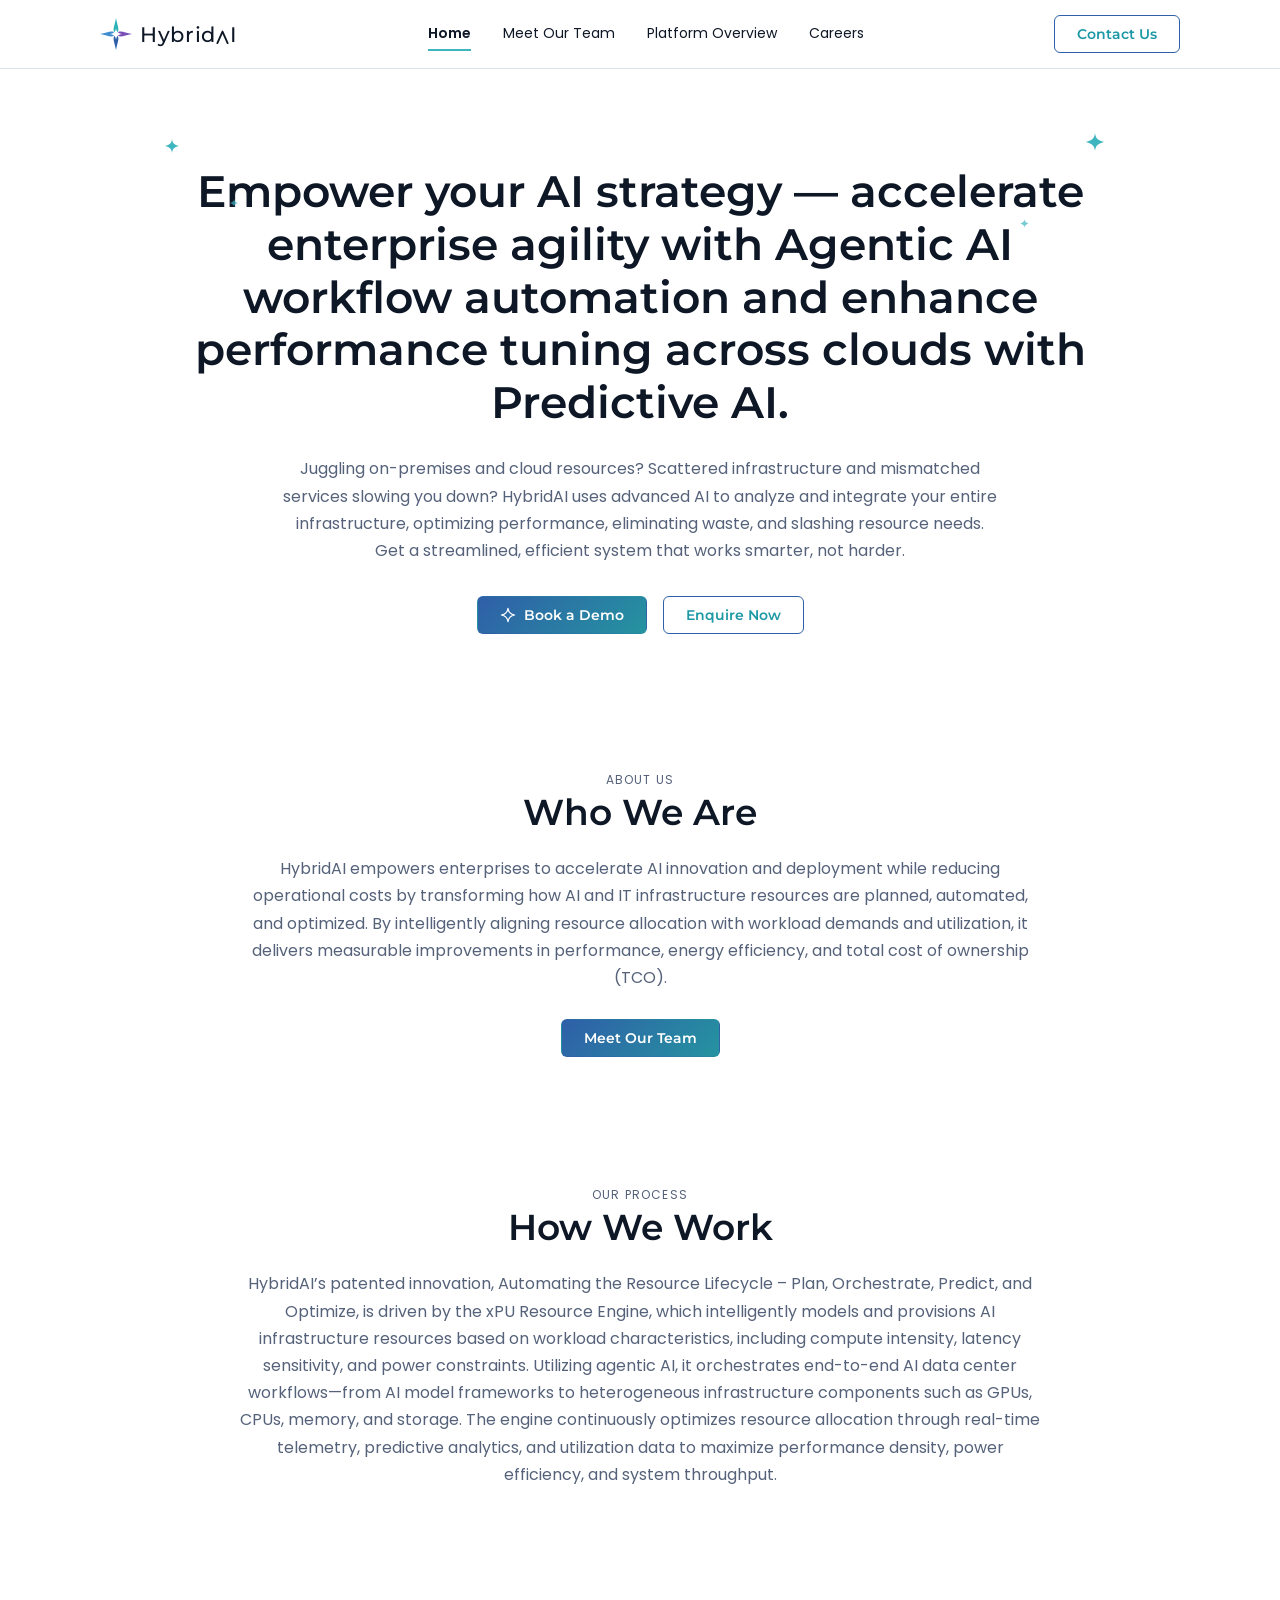
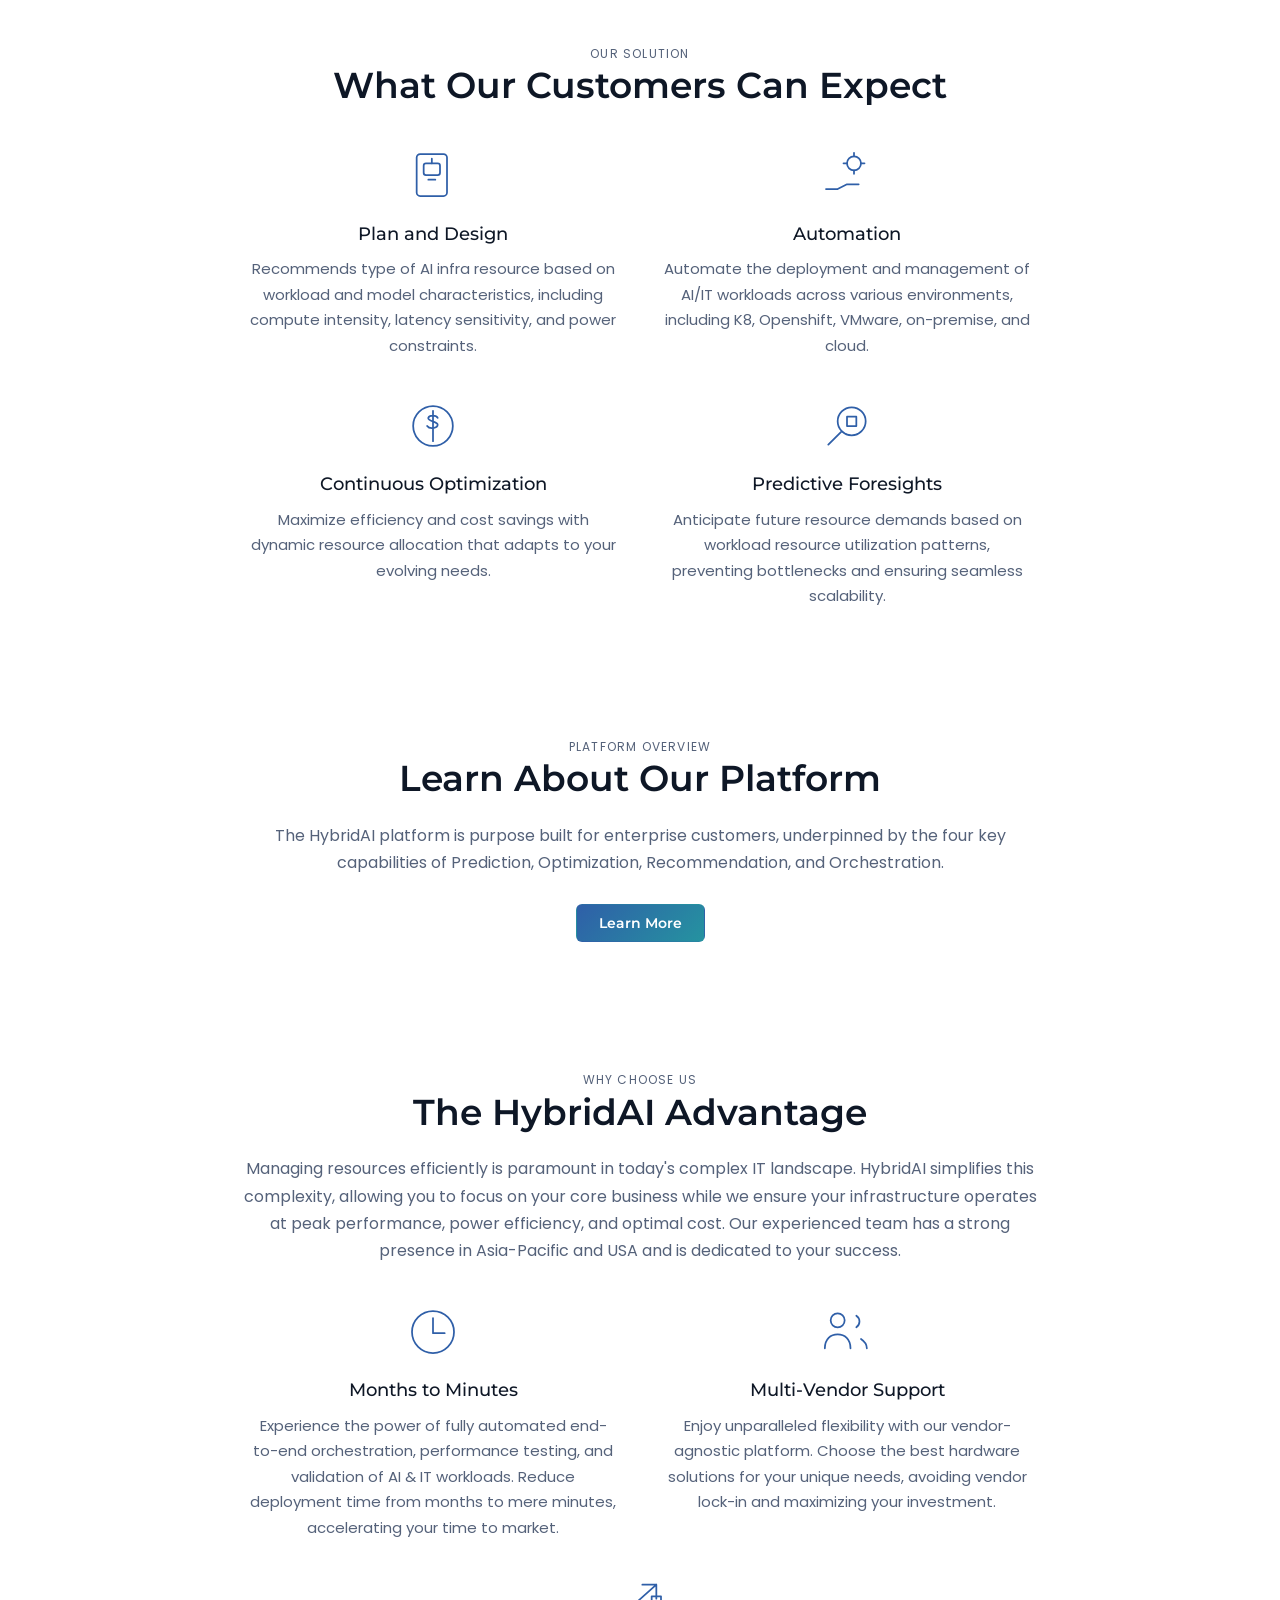
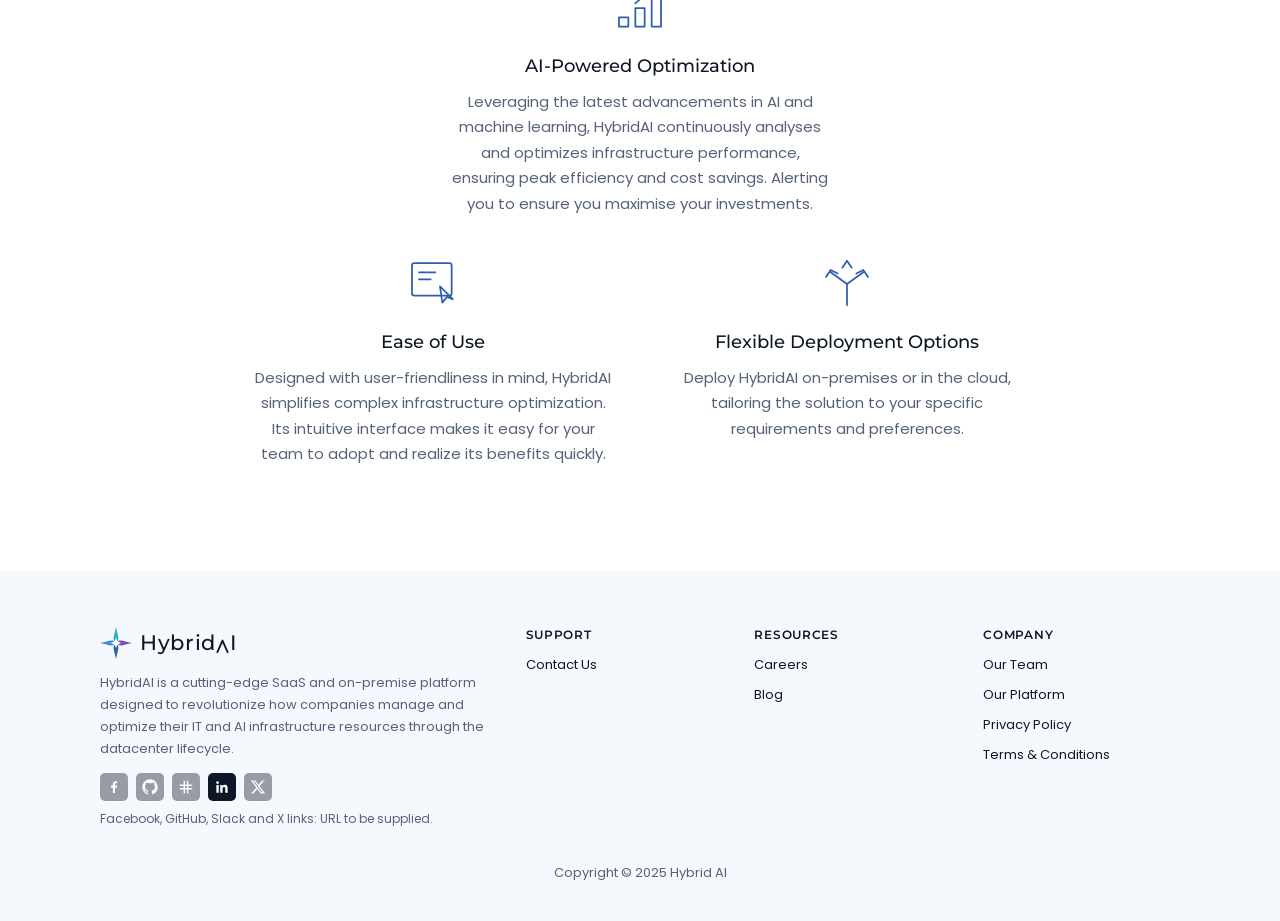
<file: index.html>
<!doctype html><html lang="en"><head><meta charset="utf-8"><meta name="viewport" content="width=device-width,initial-scale=1">
<title>Home · HybridAI</title><meta name="description" content="AI-driven IT infrastructure optimization.">
<link rel="preconnect" href="https://fonts.googleapis.com"><link href="https://fonts.googleapis.com/css2?family=Montserrat:wght@400;500;600;700&family=Poppins:wght@400;500&display=swap" rel="stylesheet">
<link rel="stylesheet" href="assets/style.css"></head><body><a class="skip" href="#main">Skip to content</a>
<header><div class="wrap nav"><a class="logo" href="index.html"><svg width="32" height="32" viewBox="0 0 32 32" aria-hidden="true"><path d="M16 0c1.400 8 4.600 12.600 0 16C11.400 12.600 14.600 8 16 0z" fill="#2bb3b8"/><path d="M32 16c-8 1.400-12.600 4.600-16 0 3.400-4.600 8-1.400 16 0z" fill="#7a4fb8"/><path d="M16 32c-1.400-8-4.600-12.600 0-16 4.600 3.400 1.400 8 0 16z" fill="#2f5fa8"/><path d="M0 16c8-1.400 12.600-4.600 16 0-3.400 4.600-8 1.400-16 0z" fill="#3f8fd0"/><path fill="#fff" d="M16 10.500c.6 3.300 2.200 4.900 5.500 5.500-3.300.6-4.900 2.200-5.500 5.500-.6-3.300-2.200-4.900-5.500-5.500 3.300-.6 4.900-2.200 5.500-5.500z"/></svg><span class="wm" aria-label="HybridAI">Hybrid<svg class="lam" viewBox="0 0 14 15" aria-hidden="true"><path d="M1.500 14 7 1.500 12.500 14" fill="none" stroke="currentColor" stroke-width="2" stroke-linecap="round" stroke-linejoin="round"/></svg>I</span></a>
<button class="menu" aria-label="Menu" aria-expanded="false">☰</button><nav aria-label="Main"><ul><li><a href="index.html" aria-current=page>Home</a></li><li><a href="team.html">Meet Our Team</a></li><li><a href="platform.html">Platform Overview</a></li><li><a href="careers.html">Careers</a></li><li class="mob"><a class="btn fill" href="contact.html#contact-form">Contact Us</a></li></ul></nav><a class="btn out" href="contact.html#contact-form">Contact Us</a></div></header>
<main id="main"><section class="hero wrap"><span class="sp s1"><svg class="spark" viewBox="0 0 24 24" aria-hidden="true"><path fill="currentColor" d="M12 0c.8 7 3.400 9.600 12 12-8.600 2.400-11.200 5-12 12-.8-7-3.400-9.600-12-12C8.600 9.600 11.200 7 12 0z"/></svg></span><span class="sp s2"><svg class="spark" viewBox="0 0 24 24" aria-hidden="true"><path fill="currentColor" d="M12 0c.8 7 3.400 9.600 12 12-8.600 2.400-11.200 5-12 12-.8-7-3.400-9.600-12-12C8.600 9.600 11.200 7 12 0z"/></svg></span><span class="sp s3"><svg class="spark" viewBox="0 0 24 24" aria-hidden="true"><path fill="currentColor" d="M12 0c.8 7 3.400 9.600 12 12-8.600 2.400-11.200 5-12 12-.8-7-3.400-9.600-12-12C8.600 9.600 11.200 7 12 0z"/></svg></span><span class="sp s4"><svg class="spark" viewBox="0 0 24 24" aria-hidden="true"><path fill="currentColor" d="M12 0c.8 7 3.400 9.600 12 12-8.600 2.400-11.200 5-12 12-.8-7-3.400-9.600-12-12C8.600 9.600 11.200 7 12 0z"/></svg></span><h1 class="reveal">Empower your AI strategy — accelerate enterprise agility with Agentic AI workflow automation and enhance performance tuning across clouds with Predictive AI.</h1>
<p class="reveal">Juggling on-premises and cloud resources? Scattered infrastructure and mismatched services slowing you down? HybridAI uses advanced AI to analyze and integrate your entire infrastructure, optimizing performance, eliminating waste, and slashing resource needs. Get a streamlined, efficient system that works smarter, not harder.</p>
<div class="cta reveal"><a class="btn fill" href="contact.html#contact-form"><svg class="sparko" viewBox="0 0 24 24" aria-hidden="true"><path fill="none" stroke="currentColor" stroke-width="1.8" stroke-linejoin="round" d="M12 2c.9 6.500 3.500 9.100 10 10-6.500.9-9.100 3.500-10 10-.9-6.500-3.500-9.100-10-10 6.500-.9 9.100-3.500 10-10z"/></svg>Book a Demo</a><a class="btn out" href="contact.html#contact-form">Enquire Now</a></div></section>
<section class="s wrap"><p class="eyebrow">About Us</p><h2>Who We Are</h2><p class="lead reveal">HybridAI empowers enterprises to accelerate AI innovation and deployment while reducing operational costs by transforming how AI and IT infrastructure resources are planned, automated, and optimized. By intelligently aligning resource allocation with workload demands and utilization, it delivers measurable improvements in performance, energy efficiency, and total cost of ownership (TCO).</p><a class="btn fill" href="team.html">Meet Our Team</a></section>
<section class="s wrap"><p class="eyebrow">Our Process</p><h2>How We Work</h2><p class="lead reveal">HybridAI’s patented innovation, Automating the Resource Lifecycle – Plan, Orchestrate, Predict, and Optimize, is driven by the xPU Resource Engine, which intelligently models and provisions AI infrastructure resources based on workload characteristics, including compute intensity, latency sensitivity, and power constraints. Utilizing agentic AI, it orchestrates end-to-end AI data center workflows—from AI model frameworks to heterogeneous infrastructure components such as GPUs, CPUs, memory, and storage. The engine continuously optimizes resource allocation through real-time telemetry, predictive analytics, and utilization data to maximize performance density, power efficiency, and system throughput.</p></section>
<section class="s wrap"><p class="eyebrow">Our Solution</p><h2>What Our Customers Can Expect</h2><div class="grid">
<div class="feat reveal"><svg viewBox="0 0 48 48"><rect x="10" y="6" width="26" height="36" rx="3"/><rect x="16" y="14" width="14" height="10" rx="2"/><path d="M20 28h6M23 10v4"/></svg><h3>Plan and Design</h3><p>Recommends type of AI infra resource based on workload and model characteristics, including compute intensity, latency sensitivity, and power constraints.</p></div>
<div class="feat reveal"><svg viewBox="0 0 48 48"><circle cx="30" cy="14" r="6"/><path d="M30 5v3M30 20v3M21 14h3M36 14h3M6 36h10l8-4h10"/></svg><h3>Automation</h3><p>Automate the deployment and management of AI/IT workloads across various environments, including K8, Openshift, VMware, on-premise, and cloud.</p></div>
<div class="feat reveal"><svg viewBox="0 0 48 48"><circle cx="24" cy="24" r="17"/><path d="M28 17c-1-2-7-3-8 0s8 3 8 6-7 4-9 1M24 11v26"/></svg><h3>Continuous Optimization</h3><p>Maximize efficiency and cost savings with dynamic resource allocation that adapts to your evolving needs.</p></div>
<div class="feat reveal"><svg viewBox="0 0 48 48"><circle cx="28" cy="20" r="12"/><path d="M19 29 8 40M24 16h8v8h-8z"/></svg><h3>Predictive Foresights</h3><p>Anticipate future resource demands based on workload resource utilization patterns, preventing bottlenecks and ensuring seamless scalability.</p></div></div></section>
<section class="s wrap"><p class="eyebrow">Platform Overview</p><h2>Learn About Our Platform</h2><p class="lead">The HybridAI platform is purpose built for enterprise customers, underpinned by the four key capabilities of Prediction, Optimization, Recommendation, and Orchestration.</p><a class="btn fill" href="platform.html">Learn More</a></section>
<section class="s wrap"><p class="eyebrow">Why Choose Us</p><h2>The HybridAI Advantage</h2><p class="lead">Managing resources efficiently is paramount in today's complex IT landscape. HybridAI simplifies this complexity, allowing you to focus on your core business while we ensure your infrastructure operates at peak performance, power efficiency, and optimal cost. Our experienced team has a strong presence in Asia-Pacific and USA and is dedicated to your success.</p><div class="grid">
<div class="feat reveal"><svg viewBox="0 0 48 48"><circle cx="24" cy="24" r="18"/><path d="M24 12v13h10"/></svg><h3>Months to Minutes</h3><p>Experience the power of fully automated end-to-end orchestration, performance testing, and validation of AI &amp; IT workloads. Reduce deployment time from months to mere minutes, accelerating your time to market.</p></div>
<div class="feat reveal"><svg viewBox="0 0 48 48"><circle cx="16" cy="14" r="6"/><path d="M5 38c0-8 5-12 11-12s11 4 11 12M32 10a6 6 0 0 1 0 10M36 30c3 2 5 5 5 8"/></svg><h3>Multi-Vendor Support</h3><p>Enjoy unparalleled flexibility with our vendor-agnostic platform. Choose the best hardware solutions for your unique needs, avoiding vendor lock-in and maximizing your investment.</p></div>
<div class="feat reveal full"><svg viewBox="0 0 48 48"><rect x="6" y="32" width="8" height="8"/><rect x="20" y="24" width="8" height="16"/><rect x="34" y="14" width="8" height="26"/><path d="M26 4h12v12M38 4 20 20"/></svg><h3>AI-Powered Optimization</h3><p>Leveraging the latest advancements in AI and machine learning, HybridAI continuously analyses and optimizes infrastructure performance, ensuring peak efficiency and cost savings. Alerting you to ensure you maximise your investments.</p></div>
<div class="feat reveal"><svg viewBox="0 0 48 48"><rect x="6" y="6" width="34" height="28" rx="2"/><path d="M12 14h14M12 20h10M30 26l2 14 4-5 5 2z"/></svg><h3>Ease of Use</h3><p>Designed with user-friendliness in mind, HybridAI simplifies complex infrastructure optimization. Its intuitive interface makes it easy for your team to adopt and realize its benefits quickly.</p></div>
<div class="feat reveal"><svg viewBox="0 0 48 48"><path d="M24 42V24M24 24 10 14M24 24l14-10M6 18l4-6 6 3M42 18l-4-6-6 3M20 10l4-6 4 6"/></svg><h3>Flexible Deployment Options</h3><p>Deploy HybridAI on-premises or in the cloud, tailoring the solution to your specific requirements and preferences.</p></div></div></section></main>
<footer><div class="wrap"><div class="fgrid"><div><a class="logo" href="index.html"><svg width="32" height="32" viewBox="0 0 32 32" aria-hidden="true"><path d="M16 0c1.400 8 4.600 12.600 0 16C11.400 12.600 14.600 8 16 0z" fill="#2bb3b8"/><path d="M32 16c-8 1.400-12.600 4.600-16 0 3.400-4.600 8-1.400 16 0z" fill="#7a4fb8"/><path d="M16 32c-1.400-8-4.600-12.600 0-16 4.600 3.400 1.400 8 0 16z" fill="#2f5fa8"/><path d="M0 16c8-1.400 12.600-4.600 16 0-3.400 4.600-8 1.400-16 0z" fill="#3f8fd0"/><path fill="#fff" d="M16 10.500c.6 3.300 2.200 4.900 5.500 5.500-3.300.6-4.900 2.200-5.500 5.500-.6-3.300-2.200-4.900-5.500-5.500 3.300-.6 4.900-2.200 5.500-5.500z"/></svg><span class="wm" aria-label="HybridAI">Hybrid<svg class="lam" viewBox="0 0 14 15" aria-hidden="true"><path d="M1.500 14 7 1.500 12.500 14" fill="none" stroke="currentColor" stroke-width="2" stroke-linecap="round" stroke-linejoin="round"/></svg>I</span></a><p>HybridAI is a cutting-edge SaaS and on-premise platform designed to revolutionize how companies manage and optimize their IT and AI infrastructure resources through the datacenter lifecycle.</p>
<div class="soc"><span class="ph" title="Facebook URL to be supplied" aria-label="Facebook (URL to be supplied)"><svg class="ico" viewBox="0 0 24 24" fill="currentColor" aria-hidden="true"><path d="M13.500 21v-8h2.700l.4-3.200h-3.100V7.800c0-.9.3-1.500 1.600-1.500h1.700V3.400c-.3 0-1.300-.1-2.400-.1-2.400 0-4.100 1.500-4.100 4.200v2.300H7.500V13h2.800v8z"/></svg></span><span class="ph" title="GitHub URL to be supplied" aria-label="GitHub (URL to be supplied)"><svg class="ico" viewBox="0 0 24 24" fill="currentColor" aria-hidden="true"><path d="M12 .5C5.650.5.500 5.650.500 12c0 5.080 3.290 9.390 7.860 10.910.58.100.79-.25.79-.56v-2c-3.200.7-3.870-1.370-3.870-1.370-.52-1.330-1.280-1.690-1.280-1.690-1.050-.71.080-.7.080-.7 1.160.08 1.770 1.190 1.770 1.190 1.030 1.770 2.700 1.260 3.360.96.1-.75.4-1.260.73-1.550-2.550-.29-5.240-1.280-5.240-5.690 0-1.260.45-2.280 1.190-3.090-.12-.29-.52-1.460.11-3.050 0 0 .97-.31 3.170 1.180a11 11 0 0 1 5.760 0c2.200-1.490 3.170-1.180 3.170-1.180.63 1.590.23 2.760.11 3.050.74.81 1.190 1.830 1.190 3.090 0 4.420-2.690 5.390-5.250 5.680.41.36.78 1.060.78 2.140v3.170c0 .31.21.67.8.56A11.500 11.500 0 0 0 23.500 12C23.500 5.650 18.350.5 12 .5z"/></svg></span><span class="ph" title="Slack URL to be supplied" aria-label="Slack (URL to be supplied)"><svg class="ico" viewBox="0 0 24 24" fill="currentColor" aria-hidden="true"><g fill="none" stroke="currentColor" stroke-width="2.200" stroke-linecap="round"><path d="M9.500 3.500v17M14.500 3.500v17M3.500 9.500h17M3.500 14.500h17"/></g></svg></span><a href="https://www.linkedin.com/company/hybridai-ai/" target="_blank" rel="noopener noreferrer" aria-label="HybridAI on LinkedIn"><svg class="ico" viewBox="0 0 24 24" fill="currentColor" aria-hidden="true"><path d="M20.450 20.450h-3.560v-5.570c0-1.330-.03-3.040-1.850-3.040-1.860 0-2.140 1.450-2.140 2.940v5.670H9.350V9h3.410v1.560h.05c.48-.9 1.640-1.850 3.370-1.850 3.600 0 4.270 2.370 4.270 5.460v6.280zM5.340 7.430a2.060 2.060 0 1 1 0-4.120 2.060 2.060 0 0 1 0 4.120zM7.120 20.450H3.560V9h3.560v11.450z"/></svg></a><span class="ph" title="X URL to be supplied" aria-label="X (URL to be supplied)"><svg class="ico" viewBox="0 0 24 24" fill="currentColor" aria-hidden="true"><path d="M18.244 2.250h3.308l-7.227 8.260 8.502 11.240H16.170l-5.214-6.817L4.990 21.750H1.680l7.730-8.835L1.254 2.250H8.080l4.713 6.231zm-1.161 17.520h1.833L7.084 4.126H5.117z"/></svg></span></div><p class="tbc-note">Facebook, GitHub, Slack and X links: URL to be supplied.</p></div>
<div><h4>SUPPORT</h4><ul><li><a href="contact.html#contact-form">Contact Us</a></li></ul></div>
<div><h4>RESOURCES</h4><ul><li><a href="careers.html">Careers</a></li><li><a href="blog.html">Blog</a></li></ul></div>
<div><h4>COMPANY</h4><ul><li><a href="team.html">Our Team</a></li><li><a href="platform.html">Our Platform</a></li><li><a href="privacy.html">Privacy Policy</a></li><li><a href="terms.html">Terms &amp; Conditions</a></li></ul></div></div>
<p class="copy">Copyright © 2025 Hybrid AI</p></div></footer><script src="assets/app.js"></script></body></html>
</file>
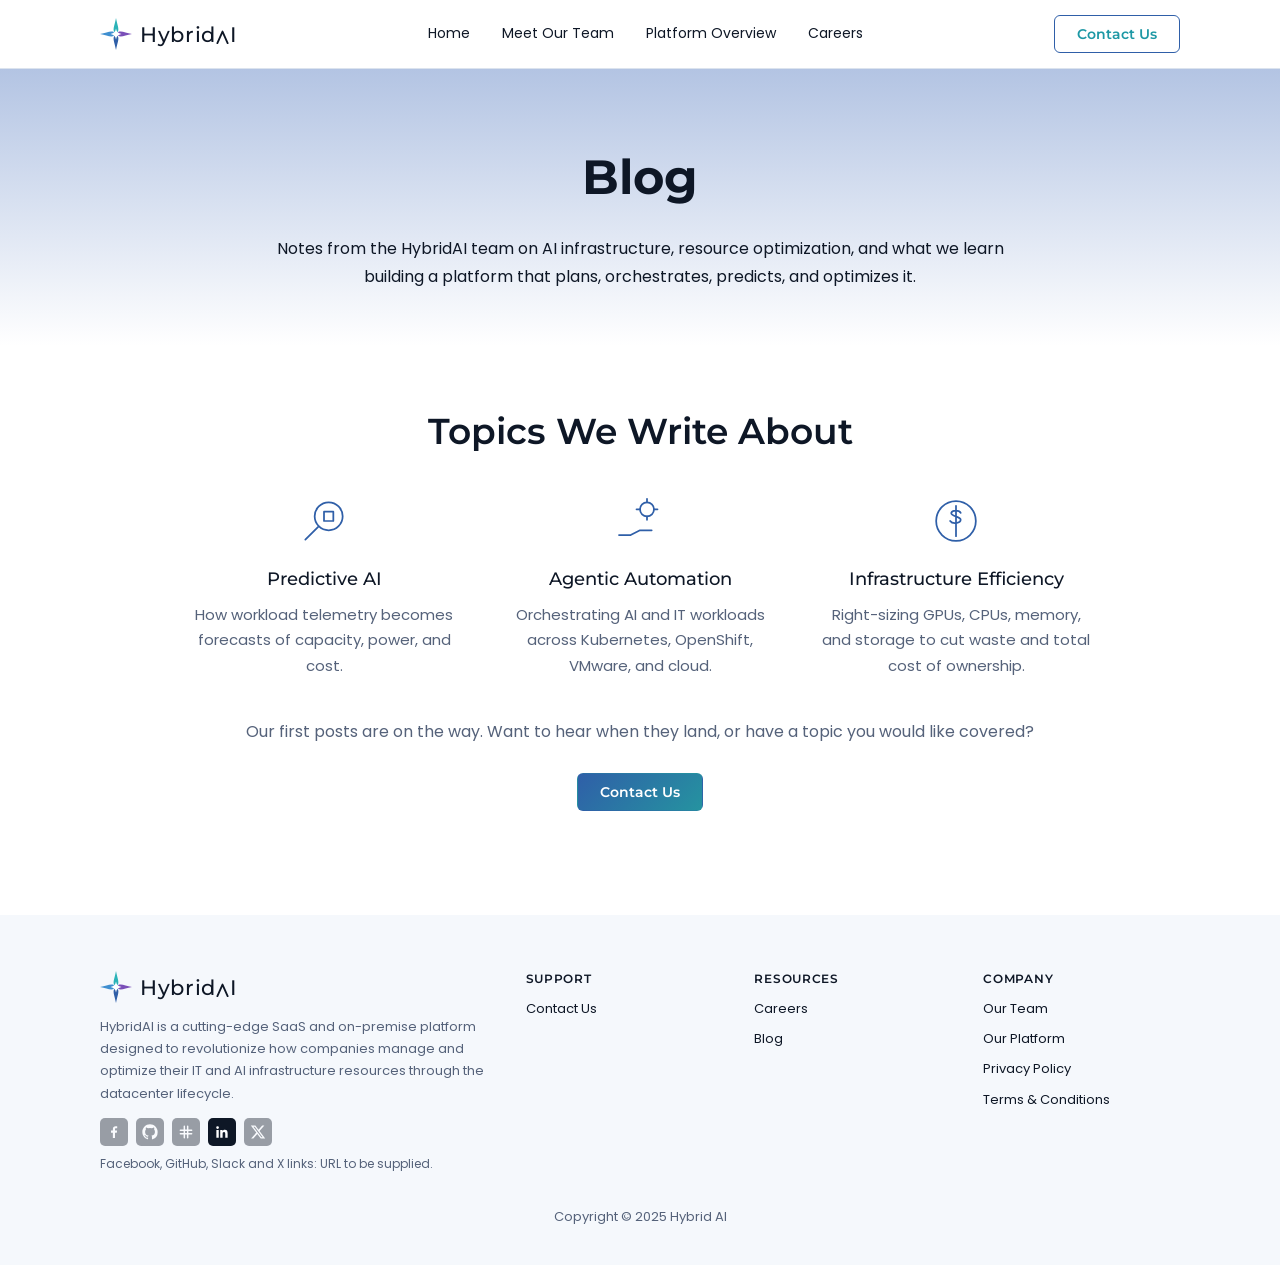
<file: blog.html>
<!doctype html><html lang="en"><head><meta charset="utf-8"><meta name="viewport" content="width=device-width,initial-scale=1">
<title>Blog · HybridAI</title><meta name="description" content="Notes from the HybridAI team.">
<link rel="preconnect" href="https://fonts.googleapis.com"><link href="https://fonts.googleapis.com/css2?family=Montserrat:wght@400;500;600;700&family=Poppins:wght@400;500&display=swap" rel="stylesheet">
<link rel="stylesheet" href="assets/style.css"></head><body><a class="skip" href="#main">Skip to content</a>
<header><div class="wrap nav"><a class="logo" href="index.html"><svg width="32" height="32" viewBox="0 0 32 32" aria-hidden="true"><path d="M16 0c1.400 8 4.600 12.600 0 16C11.400 12.600 14.600 8 16 0z" fill="#2bb3b8"/><path d="M32 16c-8 1.400-12.600 4.600-16 0 3.400-4.600 8-1.400 16 0z" fill="#7a4fb8"/><path d="M16 32c-1.400-8-4.600-12.600 0-16 4.600 3.400 1.400 8 0 16z" fill="#2f5fa8"/><path d="M0 16c8-1.400 12.600-4.600 16 0-3.400 4.600-8 1.400-16 0z" fill="#3f8fd0"/><path fill="#fff" d="M16 10.500c.6 3.300 2.200 4.900 5.500 5.500-3.300.6-4.900 2.200-5.500 5.500-.6-3.300-2.200-4.900-5.500-5.500 3.300-.6 4.900-2.200 5.500-5.500z"/></svg><span class="wm" aria-label="HybridAI">Hybrid<svg class="lam" viewBox="0 0 14 15" aria-hidden="true"><path d="M1.500 14 7 1.500 12.500 14" fill="none" stroke="currentColor" stroke-width="2" stroke-linecap="round" stroke-linejoin="round"/></svg>I</span></a>
<button class="menu" aria-label="Menu" aria-expanded="false">☰</button><nav aria-label="Main"><ul><li><a href="index.html">Home</a></li><li><a href="team.html">Meet Our Team</a></li><li><a href="platform.html">Platform Overview</a></li><li><a href="careers.html">Careers</a></li><li class="mob"><a class="btn fill" href="contact.html#contact-form">Contact Us</a></li></ul></nav><a class="btn out" href="contact.html#contact-form">Contact Us</a></div></header>
<main id="main"><section class="band"><div class="wrap"><h1>Blog</h1><p>Notes from the HybridAI team on AI infrastructure, resource optimization, and what we learn building a platform that plans, orchestrates, predicts, and optimizes it.</p></div></section>
<div class="wrap"><section class="s"><h2>Topics We Write About</h2><div class="grid" style="max-width:900px;grid-template-columns:repeat(3,1fr)">
<div class="feat reveal"><svg viewBox="0 0 48 48"><circle cx="28" cy="20" r="12"/><path d="M19 29 8 40M24 16h8v8h-8z"/></svg><h3>Predictive AI</h3><p>How workload telemetry becomes forecasts of capacity, power, and cost.</p></div>
<div class="feat reveal"><svg viewBox="0 0 48 48"><circle cx="30" cy="14" r="6"/><path d="M30 5v3M30 20v3M21 14h3M36 14h3M6 36h10l8-4h10"/></svg><h3>Agentic Automation</h3><p>Orchestrating AI and IT workloads across Kubernetes, OpenShift, VMware, and cloud.</p></div>
<div class="feat reveal"><svg viewBox="0 0 48 48"><circle cx="24" cy="24" r="17"/><path d="M28 17c-1-2-7-3-8 0s8 3 8 6-7 4-9 1M24 11v26"/></svg><h3>Infrastructure Efficiency</h3><p>Right-sizing GPUs, CPUs, memory, and storage to cut waste and total cost of ownership.</p></div></div>
<p class="lead" style="margin-top:40px">Our first posts are on the way. Want to hear when they land, or have a topic you would like covered?</p><a class="btn fill" href="contact.html#contact-form">Contact Us</a></section></div></main>
<footer><div class="wrap"><div class="fgrid"><div><a class="logo" href="index.html"><svg width="32" height="32" viewBox="0 0 32 32" aria-hidden="true"><path d="M16 0c1.400 8 4.600 12.600 0 16C11.400 12.600 14.600 8 16 0z" fill="#2bb3b8"/><path d="M32 16c-8 1.400-12.600 4.600-16 0 3.400-4.600 8-1.400 16 0z" fill="#7a4fb8"/><path d="M16 32c-1.400-8-4.600-12.600 0-16 4.600 3.400 1.400 8 0 16z" fill="#2f5fa8"/><path d="M0 16c8-1.400 12.600-4.600 16 0-3.400 4.600-8 1.400-16 0z" fill="#3f8fd0"/><path fill="#fff" d="M16 10.500c.6 3.300 2.200 4.900 5.500 5.500-3.300.6-4.900 2.200-5.500 5.500-.6-3.300-2.200-4.900-5.500-5.500 3.300-.6 4.900-2.200 5.500-5.500z"/></svg><span class="wm" aria-label="HybridAI">Hybrid<svg class="lam" viewBox="0 0 14 15" aria-hidden="true"><path d="M1.500 14 7 1.500 12.500 14" fill="none" stroke="currentColor" stroke-width="2" stroke-linecap="round" stroke-linejoin="round"/></svg>I</span></a><p>HybridAI is a cutting-edge SaaS and on-premise platform designed to revolutionize how companies manage and optimize their IT and AI infrastructure resources through the datacenter lifecycle.</p>
<div class="soc"><span class="ph" title="Facebook URL to be supplied" aria-label="Facebook (URL to be supplied)"><svg class="ico" viewBox="0 0 24 24" fill="currentColor" aria-hidden="true"><path d="M13.500 21v-8h2.700l.4-3.200h-3.100V7.800c0-.9.3-1.500 1.600-1.500h1.700V3.400c-.3 0-1.300-.1-2.400-.1-2.400 0-4.100 1.500-4.100 4.200v2.300H7.500V13h2.800v8z"/></svg></span><span class="ph" title="GitHub URL to be supplied" aria-label="GitHub (URL to be supplied)"><svg class="ico" viewBox="0 0 24 24" fill="currentColor" aria-hidden="true"><path d="M12 .5C5.650.5.500 5.650.500 12c0 5.080 3.290 9.390 7.860 10.910.58.100.79-.25.79-.56v-2c-3.200.7-3.870-1.370-3.870-1.370-.52-1.330-1.280-1.690-1.280-1.690-1.050-.71.080-.7.080-.7 1.160.08 1.770 1.190 1.770 1.190 1.030 1.770 2.700 1.260 3.360.96.1-.75.4-1.260.73-1.550-2.550-.29-5.240-1.280-5.240-5.690 0-1.260.45-2.280 1.190-3.090-.12-.29-.52-1.460.11-3.050 0 0 .97-.31 3.170 1.180a11 11 0 0 1 5.760 0c2.200-1.490 3.170-1.180 3.170-1.180.63 1.590.23 2.760.11 3.050.74.81 1.190 1.830 1.190 3.090 0 4.420-2.690 5.390-5.250 5.680.41.36.78 1.060.78 2.140v3.170c0 .31.21.67.8.56A11.500 11.500 0 0 0 23.500 12C23.500 5.650 18.350.5 12 .5z"/></svg></span><span class="ph" title="Slack URL to be supplied" aria-label="Slack (URL to be supplied)"><svg class="ico" viewBox="0 0 24 24" fill="currentColor" aria-hidden="true"><g fill="none" stroke="currentColor" stroke-width="2.200" stroke-linecap="round"><path d="M9.500 3.500v17M14.500 3.500v17M3.500 9.500h17M3.500 14.500h17"/></g></svg></span><a href="https://www.linkedin.com/company/hybridai-ai/" target="_blank" rel="noopener noreferrer" aria-label="HybridAI on LinkedIn"><svg class="ico" viewBox="0 0 24 24" fill="currentColor" aria-hidden="true"><path d="M20.450 20.450h-3.560v-5.570c0-1.330-.03-3.040-1.850-3.040-1.860 0-2.140 1.450-2.140 2.940v5.670H9.350V9h3.410v1.560h.05c.48-.9 1.640-1.850 3.370-1.850 3.600 0 4.270 2.370 4.270 5.460v6.280zM5.340 7.430a2.060 2.060 0 1 1 0-4.120 2.060 2.060 0 0 1 0 4.120zM7.120 20.450H3.560V9h3.560v11.450z"/></svg></a><span class="ph" title="X URL to be supplied" aria-label="X (URL to be supplied)"><svg class="ico" viewBox="0 0 24 24" fill="currentColor" aria-hidden="true"><path d="M18.244 2.250h3.308l-7.227 8.260 8.502 11.240H16.170l-5.214-6.817L4.990 21.750H1.680l7.730-8.835L1.254 2.250H8.080l4.713 6.231zm-1.161 17.520h1.833L7.084 4.126H5.117z"/></svg></span></div><p class="tbc-note">Facebook, GitHub, Slack and X links: URL to be supplied.</p></div>
<div><h4>SUPPORT</h4><ul><li><a href="contact.html#contact-form">Contact Us</a></li></ul></div>
<div><h4>RESOURCES</h4><ul><li><a href="careers.html">Careers</a></li><li><a href="blog.html">Blog</a></li></ul></div>
<div><h4>COMPANY</h4><ul><li><a href="team.html">Our Team</a></li><li><a href="platform.html">Our Platform</a></li><li><a href="privacy.html">Privacy Policy</a></li><li><a href="terms.html">Terms &amp; Conditions</a></li></ul></div></div>
<p class="copy">Copyright © 2025 Hybrid AI</p></div></footer><script src="assets/app.js"></script></body></html>
</file>
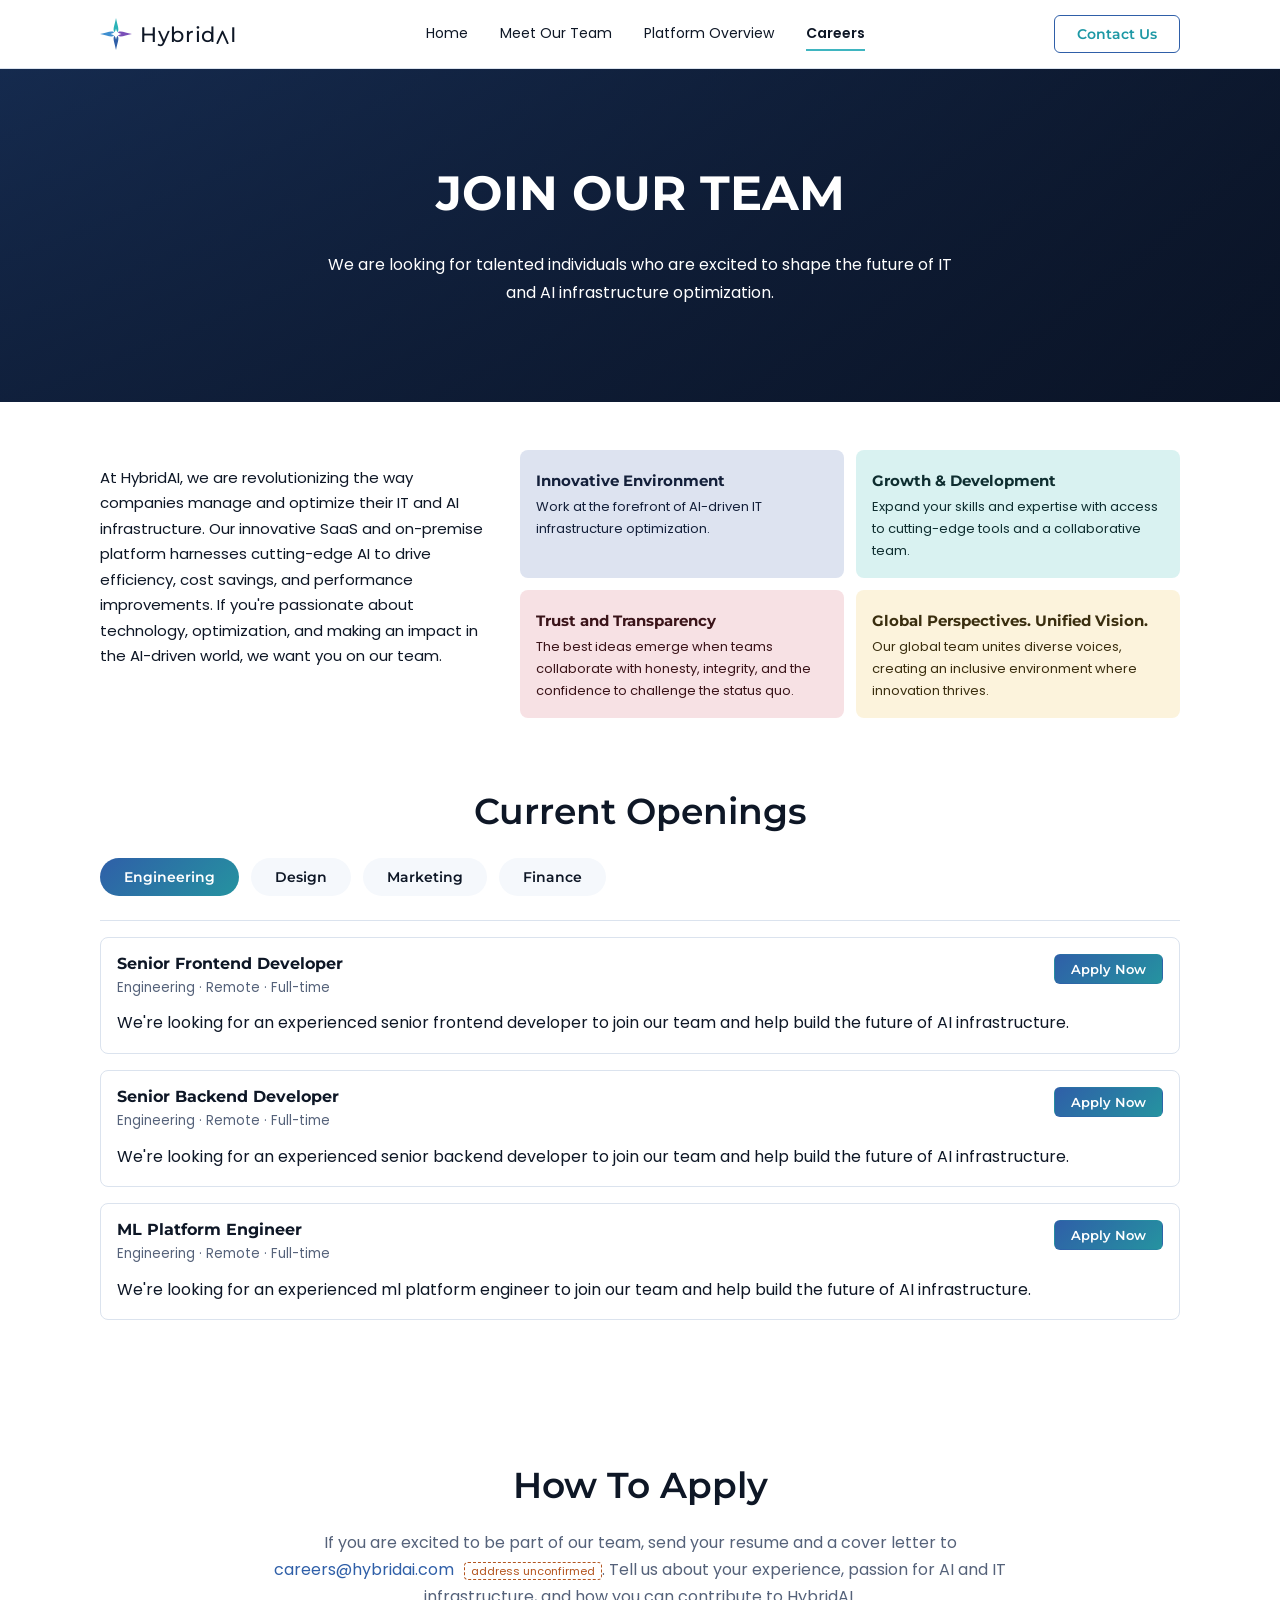
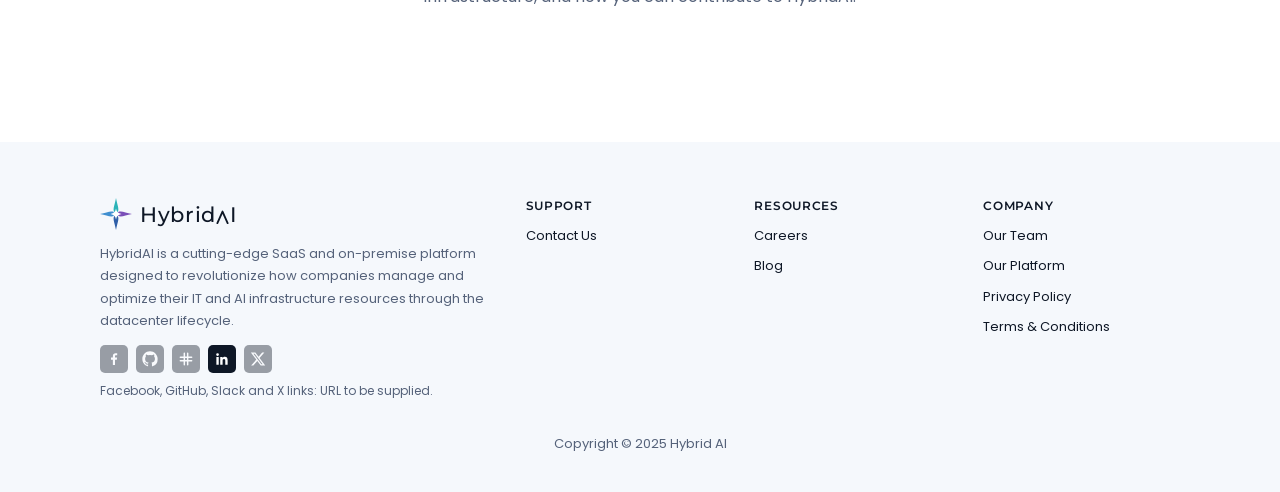
<file: careers.html>
<!doctype html><html lang="en"><head><meta charset="utf-8"><meta name="viewport" content="width=device-width,initial-scale=1">
<title>Careers · HybridAI</title><meta name="description" content="Join the HybridAI team.">
<link rel="preconnect" href="https://fonts.googleapis.com"><link href="https://fonts.googleapis.com/css2?family=Montserrat:wght@400;500;600;700&family=Poppins:wght@400;500&display=swap" rel="stylesheet">
<link rel="stylesheet" href="assets/style.css"></head><body><a class="skip" href="#main">Skip to content</a>
<header><div class="wrap nav"><a class="logo" href="index.html"><svg width="32" height="32" viewBox="0 0 32 32" aria-hidden="true"><path d="M16 0c1.400 8 4.600 12.600 0 16C11.400 12.600 14.600 8 16 0z" fill="#2bb3b8"/><path d="M32 16c-8 1.400-12.600 4.600-16 0 3.400-4.600 8-1.400 16 0z" fill="#7a4fb8"/><path d="M16 32c-1.400-8-4.600-12.600 0-16 4.600 3.400 1.400 8 0 16z" fill="#2f5fa8"/><path d="M0 16c8-1.400 12.600-4.600 16 0-3.400 4.600-8 1.400-16 0z" fill="#3f8fd0"/><path fill="#fff" d="M16 10.500c.6 3.300 2.200 4.900 5.500 5.500-3.300.6-4.900 2.200-5.500 5.500-.6-3.300-2.200-4.900-5.500-5.500 3.300-.6 4.900-2.200 5.500-5.500z"/></svg><span class="wm" aria-label="HybridAI">Hybrid<svg class="lam" viewBox="0 0 14 15" aria-hidden="true"><path d="M1.500 14 7 1.500 12.500 14" fill="none" stroke="currentColor" stroke-width="2" stroke-linecap="round" stroke-linejoin="round"/></svg>I</span></a>
<button class="menu" aria-label="Menu" aria-expanded="false">☰</button><nav aria-label="Main"><ul><li><a href="index.html">Home</a></li><li><a href="team.html">Meet Our Team</a></li><li><a href="platform.html">Platform Overview</a></li><li><a href="careers.html" aria-current=page>Careers</a></li><li class="mob"><a class="btn fill" href="contact.html#contact-form">Contact Us</a></li></ul></nav><a class="btn out" href="contact.html#contact-form">Contact Us</a></div></header>
<main id="main"><section style="background:linear-gradient(rgba(10,20,40,.7),rgba(10,20,40,.8)),linear-gradient(135deg,#2f5fa8,#0b1220);color:#fff;text-align:center;padding:96px 20px"><h1 style="font-size:clamp(32px,5vw,48px)">JOIN OUR TEAM</h1><p style="max-width:640px;margin:auto">We are looking for talented individuals who are excited to shape the future of IT and AI infrastructure optimization.</p></section>
<div class="wrap"><div class="about"><p>At HybridAI, we are revolutionizing the way companies manage and optimize their IT and AI infrastructure. Our innovative SaaS and on-premise platform harnesses cutting-edge AI to drive efficiency, cost savings, and performance improvements. If you're passionate about technology, optimization, and making an impact in the AI-driven world, we want you on our team.</p>
<div class="perks"><div class="perk p1"><h3>Innovative Environment</h3><p>Work at the forefront of AI-driven IT infrastructure optimization.</p></div><div class="perk p2"><h3>Growth &amp; Development</h3><p>Expand your skills and expertise with access to cutting-edge tools and a collaborative team.</p></div><div class="perk p3"><h3>Trust and Transparency</h3><p>The best ideas emerge when teams collaborate with honesty, integrity, and the confidence to challenge the status quo.</p></div><div class="perk p4"><h3>Global Perspectives. Unified Vision.</h3><p>Our global team unites diverse voices, creating an inclusive environment where innovation thrives.</p></div></div></div>
<section class="s" style="padding-top:24px"><h2>Current Openings</h2><div class="tabs" role="tablist" data-group="jb" style="justify-content:flex-start"><button class="tab" role="tab" data-k="Engineering" aria-selected="true">Engineering</button><button class="tab" role="tab" data-k="Design" aria-selected="false">Design</button><button class="tab" role="tab" data-k="Marketing" aria-selected="false">Marketing</button><button class="tab" role="tab" data-k="Finance" aria-selected="false">Finance</button></div><div style="border-top:1px solid var(--line)"><article class="job on" data-g="jb" data-k="Engineering"><header><div><h3>Senior Frontend Developer</h3><small>Engineering · Remote · Full-time</small></div><a class="btn fill sm" href="contact.html?dept=Careers&amp;subject=Senior+Frontend+Developer+application#contact-form">Apply Now</a></header><p style="margin:.6em 0 0">We're looking for an experienced senior frontend developer to join our team and help build the future of AI infrastructure.</p></article><article class="job on" data-g="jb" data-k="Engineering"><header><div><h3>Senior Backend Developer</h3><small>Engineering · Remote · Full-time</small></div><a class="btn fill sm" href="contact.html?dept=Careers&amp;subject=Senior+Backend+Developer+application#contact-form">Apply Now</a></header><p style="margin:.6em 0 0">We're looking for an experienced senior backend developer to join our team and help build the future of AI infrastructure.</p></article><article class="job on" data-g="jb" data-k="Engineering"><header><div><h3>ML Platform Engineer</h3><small>Engineering · Remote · Full-time</small></div><a class="btn fill sm" href="contact.html?dept=Careers&amp;subject=ML+Platform+Engineer+application#contact-form">Apply Now</a></header><p style="margin:.6em 0 0">We're looking for an experienced ml platform engineer to join our team and help build the future of AI infrastructure.</p></article><article class="job on" data-g="jb" data-k="Design" hidden><header><div><h3>Product Designer</h3><small>Design · Remote · Full-time</small></div><a class="btn fill sm" href="contact.html?dept=Careers&amp;subject=Product+Designer+application#contact-form">Apply Now</a></header><p style="margin:.6em 0 0">We're looking for an experienced product designer to join our team and help build the future of AI infrastructure.</p></article><article class="job on" data-g="jb" data-k="Marketing" hidden><header><div><h3>Growth Marketing Manager</h3><small>Marketing · Remote · Full-time</small></div><a class="btn fill sm" href="contact.html?dept=Careers&amp;subject=Growth+Marketing+Manager+application#contact-form">Apply Now</a></header><p style="margin:.6em 0 0">We're looking for an experienced growth marketing manager to join our team and help build the future of AI infrastructure.</p></article><article class="job on" data-g="jb" data-k="Finance" hidden><header><div><h3>Financial Analyst</h3><small>Finance · Remote · Full-time</small></div><a class="btn fill sm" href="contact.html?dept=Careers&amp;subject=Financial+Analyst+application#contact-form">Apply Now</a></header><p style="margin:.6em 0 0">We're looking for an experienced financial analyst to join our team and help build the future of AI infrastructure.</p></article></div></section>
<section class="s"><h2>How To Apply</h2><p class="lead">If you are excited to be part of our team, send your resume and a cover letter to <a href="mailto:careers@hybridai.com" style="color:var(--blue)">careers@hybridai.com</a> <small class="tbc">address unconfirmed</small>. Tell us about your experience, passion for AI and IT infrastructure, and how you can contribute to HybridAI.</p></section></div></main>
<footer><div class="wrap"><div class="fgrid"><div><a class="logo" href="index.html"><svg width="32" height="32" viewBox="0 0 32 32" aria-hidden="true"><path d="M16 0c1.400 8 4.600 12.600 0 16C11.400 12.600 14.600 8 16 0z" fill="#2bb3b8"/><path d="M32 16c-8 1.400-12.600 4.600-16 0 3.400-4.600 8-1.400 16 0z" fill="#7a4fb8"/><path d="M16 32c-1.400-8-4.600-12.600 0-16 4.600 3.400 1.400 8 0 16z" fill="#2f5fa8"/><path d="M0 16c8-1.400 12.600-4.600 16 0-3.400 4.600-8 1.400-16 0z" fill="#3f8fd0"/><path fill="#fff" d="M16 10.500c.6 3.300 2.200 4.900 5.500 5.500-3.300.6-4.900 2.200-5.500 5.500-.6-3.300-2.200-4.900-5.500-5.500 3.300-.6 4.900-2.200 5.500-5.500z"/></svg><span class="wm" aria-label="HybridAI">Hybrid<svg class="lam" viewBox="0 0 14 15" aria-hidden="true"><path d="M1.500 14 7 1.500 12.500 14" fill="none" stroke="currentColor" stroke-width="2" stroke-linecap="round" stroke-linejoin="round"/></svg>I</span></a><p>HybridAI is a cutting-edge SaaS and on-premise platform designed to revolutionize how companies manage and optimize their IT and AI infrastructure resources through the datacenter lifecycle.</p>
<div class="soc"><span class="ph" title="Facebook URL to be supplied" aria-label="Facebook (URL to be supplied)"><svg class="ico" viewBox="0 0 24 24" fill="currentColor" aria-hidden="true"><path d="M13.500 21v-8h2.700l.4-3.200h-3.100V7.800c0-.9.3-1.500 1.600-1.500h1.700V3.400c-.3 0-1.300-.1-2.400-.1-2.400 0-4.100 1.500-4.100 4.200v2.300H7.500V13h2.800v8z"/></svg></span><span class="ph" title="GitHub URL to be supplied" aria-label="GitHub (URL to be supplied)"><svg class="ico" viewBox="0 0 24 24" fill="currentColor" aria-hidden="true"><path d="M12 .5C5.650.5.500 5.650.500 12c0 5.080 3.290 9.390 7.860 10.910.58.100.79-.25.79-.56v-2c-3.200.7-3.870-1.370-3.870-1.370-.52-1.330-1.280-1.690-1.280-1.690-1.050-.71.080-.7.080-.7 1.160.08 1.770 1.190 1.770 1.190 1.030 1.770 2.700 1.260 3.360.96.1-.75.4-1.260.73-1.550-2.550-.29-5.240-1.280-5.240-5.690 0-1.260.45-2.280 1.190-3.090-.12-.29-.52-1.460.11-3.050 0 0 .97-.31 3.170 1.180a11 11 0 0 1 5.760 0c2.200-1.490 3.170-1.180 3.170-1.180.63 1.590.23 2.760.11 3.050.74.81 1.190 1.830 1.190 3.090 0 4.420-2.690 5.390-5.250 5.680.41.36.78 1.060.78 2.140v3.170c0 .31.21.67.8.56A11.500 11.500 0 0 0 23.500 12C23.500 5.650 18.350.5 12 .5z"/></svg></span><span class="ph" title="Slack URL to be supplied" aria-label="Slack (URL to be supplied)"><svg class="ico" viewBox="0 0 24 24" fill="currentColor" aria-hidden="true"><g fill="none" stroke="currentColor" stroke-width="2.200" stroke-linecap="round"><path d="M9.500 3.500v17M14.500 3.500v17M3.500 9.500h17M3.500 14.500h17"/></g></svg></span><a href="https://www.linkedin.com/company/hybridai-ai/" target="_blank" rel="noopener noreferrer" aria-label="HybridAI on LinkedIn"><svg class="ico" viewBox="0 0 24 24" fill="currentColor" aria-hidden="true"><path d="M20.450 20.450h-3.560v-5.570c0-1.330-.03-3.040-1.850-3.040-1.860 0-2.140 1.450-2.140 2.940v5.670H9.350V9h3.410v1.560h.05c.48-.9 1.640-1.850 3.370-1.850 3.600 0 4.270 2.370 4.270 5.460v6.280zM5.340 7.430a2.060 2.060 0 1 1 0-4.120 2.060 2.060 0 0 1 0 4.120zM7.120 20.450H3.560V9h3.560v11.450z"/></svg></a><span class="ph" title="X URL to be supplied" aria-label="X (URL to be supplied)"><svg class="ico" viewBox="0 0 24 24" fill="currentColor" aria-hidden="true"><path d="M18.244 2.250h3.308l-7.227 8.260 8.502 11.240H16.170l-5.214-6.817L4.990 21.750H1.680l7.730-8.835L1.254 2.250H8.080l4.713 6.231zm-1.161 17.520h1.833L7.084 4.126H5.117z"/></svg></span></div><p class="tbc-note">Facebook, GitHub, Slack and X links: URL to be supplied.</p></div>
<div><h4>SUPPORT</h4><ul><li><a href="contact.html#contact-form">Contact Us</a></li></ul></div>
<div><h4>RESOURCES</h4><ul><li><a href="careers.html">Careers</a></li><li><a href="blog.html">Blog</a></li></ul></div>
<div><h4>COMPANY</h4><ul><li><a href="team.html">Our Team</a></li><li><a href="platform.html">Our Platform</a></li><li><a href="privacy.html">Privacy Policy</a></li><li><a href="terms.html">Terms &amp; Conditions</a></li></ul></div></div>
<p class="copy">Copyright © 2025 Hybrid AI</p></div></footer><script src="assets/app.js"></script></body></html>
</file>
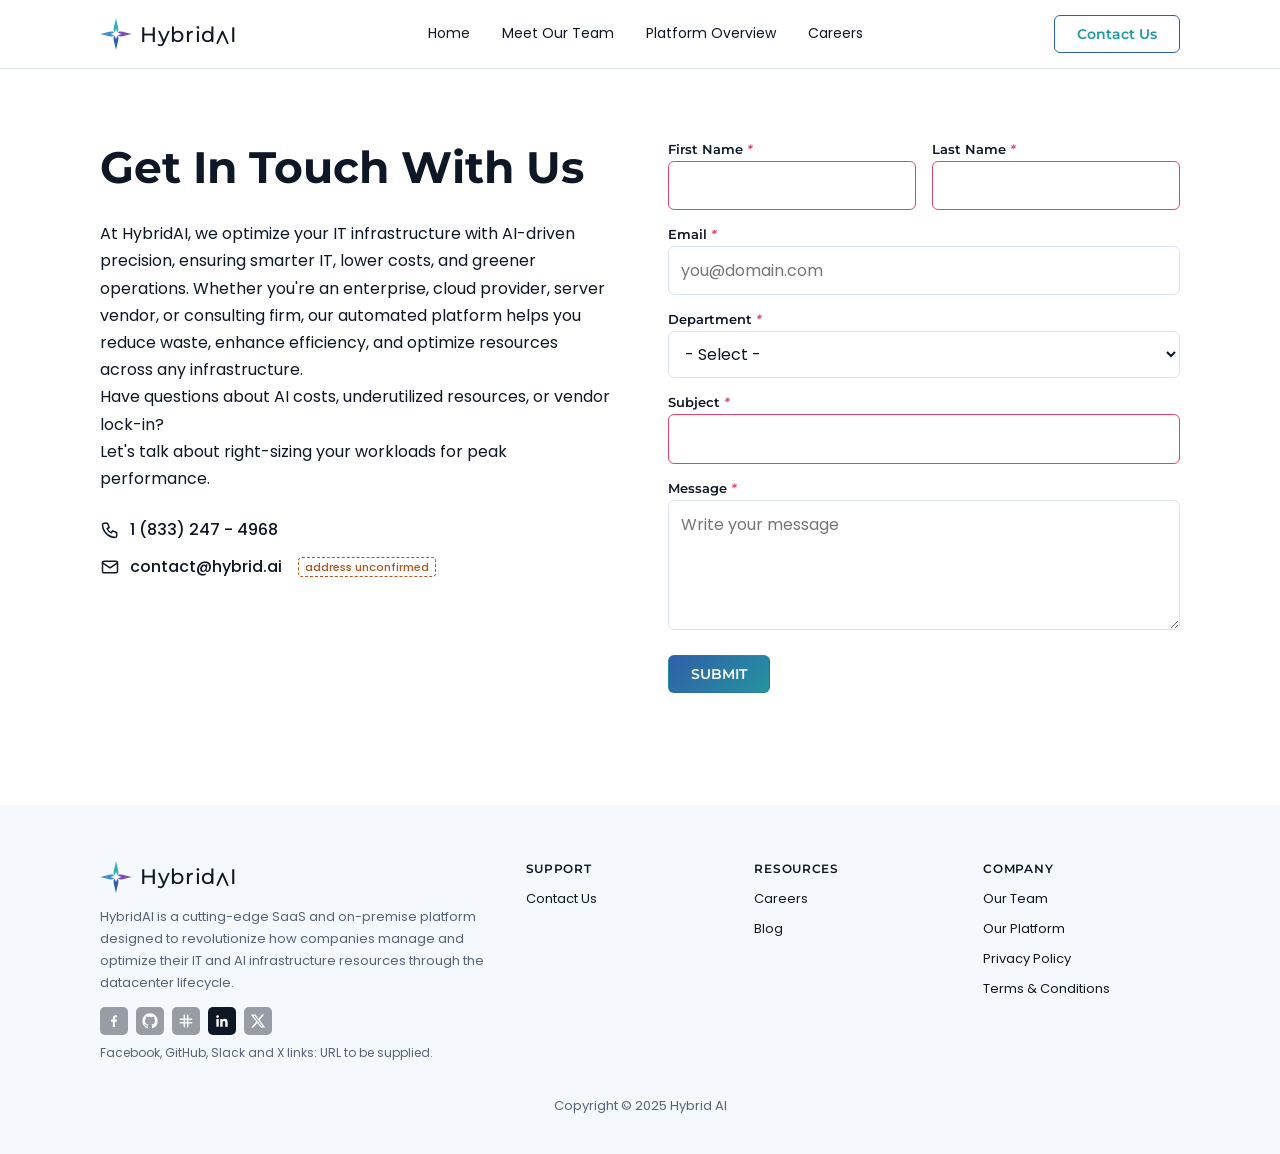
<file: contact.html>
<!doctype html><html lang="en"><head><meta charset="utf-8"><meta name="viewport" content="width=device-width,initial-scale=1">
<title>Contact Us · HybridAI</title><meta name="description" content="Get in touch with HybridAI.">
<link rel="preconnect" href="https://fonts.googleapis.com"><link href="https://fonts.googleapis.com/css2?family=Montserrat:wght@400;500;600;700&family=Poppins:wght@400;500&display=swap" rel="stylesheet">
<link rel="stylesheet" href="assets/style.css"></head><body><a class="skip" href="#main">Skip to content</a>
<header><div class="wrap nav"><a class="logo" href="index.html"><svg width="32" height="32" viewBox="0 0 32 32" aria-hidden="true"><path d="M16 0c1.400 8 4.600 12.600 0 16C11.400 12.600 14.600 8 16 0z" fill="#2bb3b8"/><path d="M32 16c-8 1.400-12.600 4.600-16 0 3.400-4.600 8-1.400 16 0z" fill="#7a4fb8"/><path d="M16 32c-1.400-8-4.600-12.600 0-16 4.600 3.400 1.400 8 0 16z" fill="#2f5fa8"/><path d="M0 16c8-1.400 12.600-4.600 16 0-3.400 4.600-8 1.400-16 0z" fill="#3f8fd0"/><path fill="#fff" d="M16 10.500c.6 3.300 2.200 4.900 5.500 5.500-3.300.6-4.900 2.200-5.500 5.500-.6-3.300-2.200-4.900-5.500-5.500 3.300-.6 4.900-2.200 5.500-5.500z"/></svg><span class="wm" aria-label="HybridAI">Hybrid<svg class="lam" viewBox="0 0 14 15" aria-hidden="true"><path d="M1.500 14 7 1.500 12.500 14" fill="none" stroke="currentColor" stroke-width="2" stroke-linecap="round" stroke-linejoin="round"/></svg>I</span></a>
<button class="menu" aria-label="Menu" aria-expanded="false">☰</button><nav aria-label="Main"><ul><li><a href="index.html">Home</a></li><li><a href="team.html">Meet Our Team</a></li><li><a href="platform.html">Platform Overview</a></li><li><a href="careers.html">Careers</a></li><li class="mob"><a class="btn fill" href="contact.html#contact-form">Contact Us</a></li></ul></nav><a class="btn out" href="contact.html#contact-form">Contact Us</a></div></header>
<main id="main"><div class="wrap contact"><div><h1>Get In Touch With Us</h1><p>At HybridAI, we optimize your IT infrastructure with AI-driven precision, ensuring smarter IT, lower costs, and greener operations. Whether you're an enterprise, cloud provider, server vendor, or consulting firm, our automated platform helps you reduce waste, enhance efficiency, and optimize resources across any infrastructure.<br>Have questions about AI costs, underutilized resources, or vendor lock-in?<br>Let's talk about right-sizing your workloads for peak performance.</p>
<ul class="cl"><li><svg class="li" viewBox="0 0 24 24" fill="none" stroke="currentColor" stroke-width="1.8" stroke-linecap="round" stroke-linejoin="round" aria-hidden="true"><path d="M5 4h4l2 5-2.500 1.500a11 11 0 0 0 5 5L15 13l5 2v4a2 2 0 0 1-2 2A16 16 0 0 1 3 6a2 2 0 0 1 2-2z"/></svg><a href="tel:+18332474968">1 (833) 247 - 4968</a></li><li><svg class="li" viewBox="0 0 24 24" fill="none" stroke="currentColor" stroke-width="1.8" stroke-linecap="round" stroke-linejoin="round" aria-hidden="true"><rect x="3" y="5" width="18" height="14" rx="2"/><path d="m3 7 9 6 9-6"/></svg><a href="mailto:contact@hybrid.ai">contact@hybrid.ai</a> <small class="tbc">address unconfirmed</small></li></ul></div>
<form id="contact-form" data-contact="contact@hybrid.ai" data-careers="careers@hybridai.com" novalidate><div><label for="f">First Name <i>*</i></label><input id="f" required autocomplete="given-name"></div><div><label for="l">Last Name <i>*</i></label><input id="l" required autocomplete="family-name"></div>
<div class="w"><label for="e">Email <i>*</i></label><input id="e" type="email" required placeholder="you@domain.com" autocomplete="email"></div>
<div class="w"><label for="d">Department <i>*</i></label><select id="d" required><option value="">- Select -</option><option>Sales</option><option>Support</option><option>Partnerships</option><option>Careers</option></select></div>
<div class="w"><label for="s">Subject <i>*</i></label><input id="s" required></div><div class="w"><label for="m">Message <i>*</i></label><textarea id="m" rows="4" required placeholder="Write your message"></textarea></div>
<div class="w"><button class="btn fill" type="submit">SUBMIT</button></div><div class="w ok" role="status"></div></form></div></main>
<footer><div class="wrap"><div class="fgrid"><div><a class="logo" href="index.html"><svg width="32" height="32" viewBox="0 0 32 32" aria-hidden="true"><path d="M16 0c1.400 8 4.600 12.600 0 16C11.400 12.600 14.600 8 16 0z" fill="#2bb3b8"/><path d="M32 16c-8 1.400-12.600 4.600-16 0 3.400-4.600 8-1.400 16 0z" fill="#7a4fb8"/><path d="M16 32c-1.400-8-4.600-12.600 0-16 4.600 3.400 1.400 8 0 16z" fill="#2f5fa8"/><path d="M0 16c8-1.400 12.600-4.600 16 0-3.400 4.600-8 1.400-16 0z" fill="#3f8fd0"/><path fill="#fff" d="M16 10.500c.6 3.300 2.200 4.900 5.500 5.500-3.300.6-4.900 2.200-5.500 5.500-.6-3.300-2.200-4.900-5.500-5.500 3.300-.6 4.900-2.200 5.500-5.500z"/></svg><span class="wm" aria-label="HybridAI">Hybrid<svg class="lam" viewBox="0 0 14 15" aria-hidden="true"><path d="M1.500 14 7 1.500 12.500 14" fill="none" stroke="currentColor" stroke-width="2" stroke-linecap="round" stroke-linejoin="round"/></svg>I</span></a><p>HybridAI is a cutting-edge SaaS and on-premise platform designed to revolutionize how companies manage and optimize their IT and AI infrastructure resources through the datacenter lifecycle.</p>
<div class="soc"><span class="ph" title="Facebook URL to be supplied" aria-label="Facebook (URL to be supplied)"><svg class="ico" viewBox="0 0 24 24" fill="currentColor" aria-hidden="true"><path d="M13.500 21v-8h2.700l.4-3.200h-3.100V7.800c0-.9.3-1.500 1.600-1.500h1.700V3.400c-.3 0-1.300-.1-2.400-.1-2.400 0-4.100 1.500-4.100 4.200v2.300H7.500V13h2.800v8z"/></svg></span><span class="ph" title="GitHub URL to be supplied" aria-label="GitHub (URL to be supplied)"><svg class="ico" viewBox="0 0 24 24" fill="currentColor" aria-hidden="true"><path d="M12 .5C5.650.5.500 5.650.500 12c0 5.080 3.290 9.390 7.860 10.910.58.100.79-.25.79-.56v-2c-3.200.7-3.870-1.370-3.870-1.370-.52-1.330-1.280-1.690-1.280-1.690-1.050-.71.080-.7.080-.7 1.160.08 1.770 1.190 1.770 1.190 1.030 1.770 2.700 1.260 3.360.96.1-.75.4-1.260.73-1.550-2.550-.29-5.240-1.280-5.240-5.690 0-1.260.45-2.280 1.190-3.090-.12-.29-.52-1.460.11-3.050 0 0 .97-.31 3.170 1.180a11 11 0 0 1 5.760 0c2.200-1.490 3.170-1.180 3.170-1.180.63 1.590.23 2.760.11 3.050.74.81 1.190 1.830 1.190 3.090 0 4.420-2.690 5.390-5.250 5.680.41.36.78 1.060.78 2.140v3.170c0 .31.21.67.8.56A11.500 11.500 0 0 0 23.500 12C23.500 5.650 18.350.5 12 .5z"/></svg></span><span class="ph" title="Slack URL to be supplied" aria-label="Slack (URL to be supplied)"><svg class="ico" viewBox="0 0 24 24" fill="currentColor" aria-hidden="true"><g fill="none" stroke="currentColor" stroke-width="2.200" stroke-linecap="round"><path d="M9.500 3.500v17M14.500 3.500v17M3.500 9.500h17M3.500 14.500h17"/></g></svg></span><a href="https://www.linkedin.com/company/hybridai-ai/" target="_blank" rel="noopener noreferrer" aria-label="HybridAI on LinkedIn"><svg class="ico" viewBox="0 0 24 24" fill="currentColor" aria-hidden="true"><path d="M20.450 20.450h-3.560v-5.570c0-1.330-.03-3.040-1.850-3.040-1.860 0-2.140 1.450-2.140 2.940v5.670H9.350V9h3.410v1.560h.05c.48-.9 1.640-1.850 3.370-1.850 3.600 0 4.270 2.370 4.270 5.460v6.280zM5.340 7.430a2.060 2.060 0 1 1 0-4.120 2.060 2.060 0 0 1 0 4.120zM7.120 20.450H3.560V9h3.560v11.450z"/></svg></a><span class="ph" title="X URL to be supplied" aria-label="X (URL to be supplied)"><svg class="ico" viewBox="0 0 24 24" fill="currentColor" aria-hidden="true"><path d="M18.244 2.250h3.308l-7.227 8.260 8.502 11.240H16.170l-5.214-6.817L4.990 21.750H1.680l7.730-8.835L1.254 2.250H8.080l4.713 6.231zm-1.161 17.520h1.833L7.084 4.126H5.117z"/></svg></span></div><p class="tbc-note">Facebook, GitHub, Slack and X links: URL to be supplied.</p></div>
<div><h4>SUPPORT</h4><ul><li><a href="contact.html#contact-form">Contact Us</a></li></ul></div>
<div><h4>RESOURCES</h4><ul><li><a href="careers.html">Careers</a></li><li><a href="blog.html">Blog</a></li></ul></div>
<div><h4>COMPANY</h4><ul><li><a href="team.html">Our Team</a></li><li><a href="platform.html">Our Platform</a></li><li><a href="privacy.html">Privacy Policy</a></li><li><a href="terms.html">Terms &amp; Conditions</a></li></ul></div></div>
<p class="copy">Copyright © 2025 Hybrid AI</p></div></footer><script src="assets/app.js"></script></body></html>
</file>
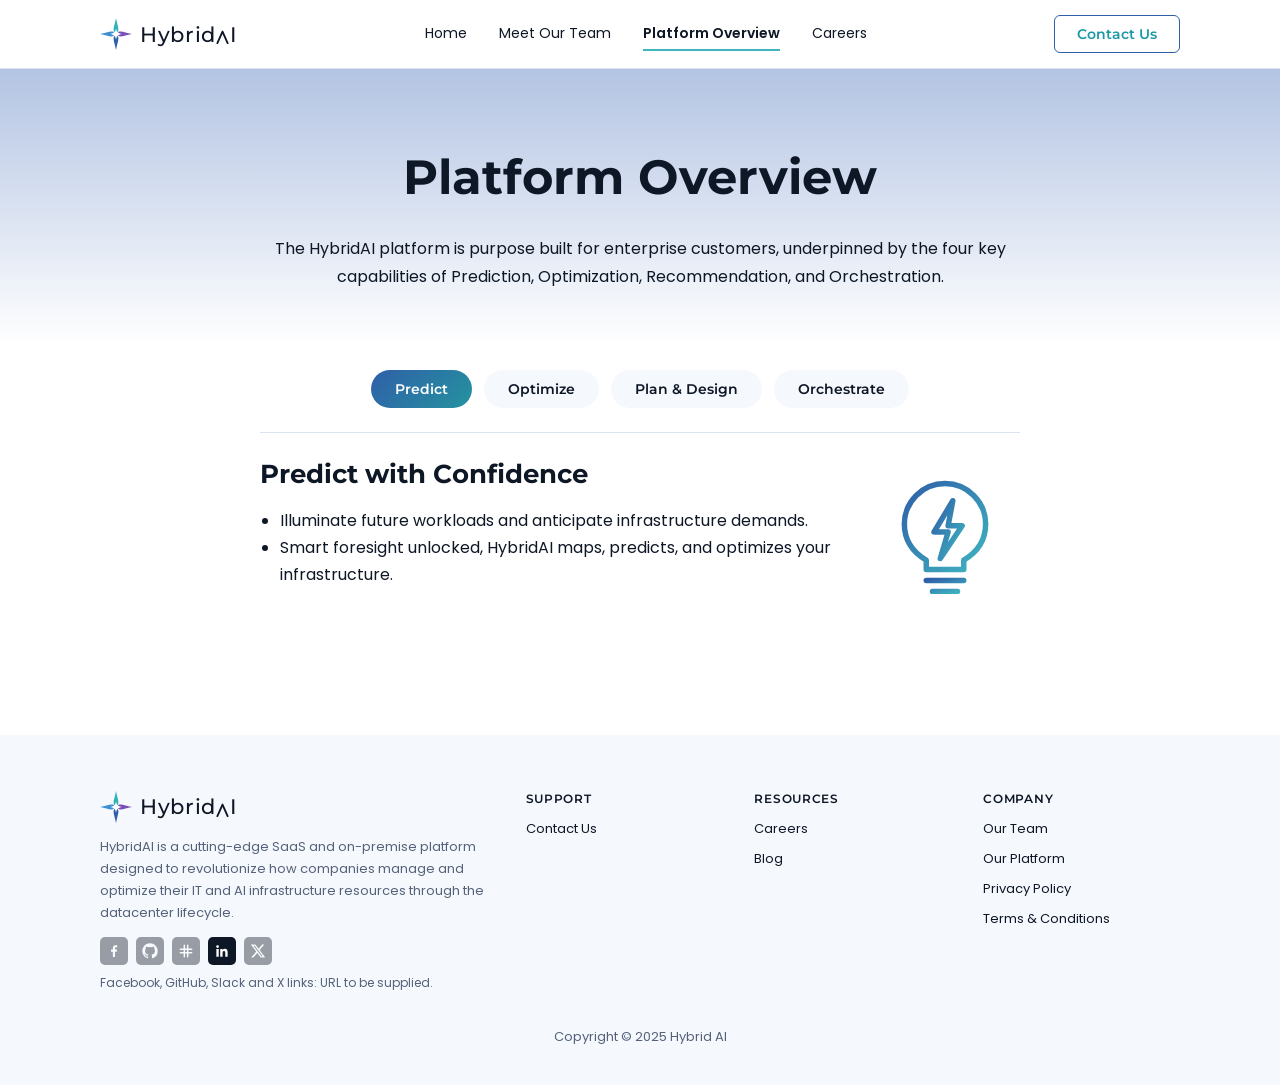
<file: platform.html>
<!doctype html><html lang="en"><head><meta charset="utf-8"><meta name="viewport" content="width=device-width,initial-scale=1">
<title>Platform Overview · HybridAI</title><meta name="description" content="Predict, optimize, plan and orchestrate.">
<link rel="preconnect" href="https://fonts.googleapis.com"><link href="https://fonts.googleapis.com/css2?family=Montserrat:wght@400;500;600;700&family=Poppins:wght@400;500&display=swap" rel="stylesheet">
<link rel="stylesheet" href="assets/style.css"></head><body><a class="skip" href="#main">Skip to content</a>
<header><div class="wrap nav"><a class="logo" href="index.html"><svg width="32" height="32" viewBox="0 0 32 32" aria-hidden="true"><path d="M16 0c1.400 8 4.600 12.600 0 16C11.400 12.600 14.600 8 16 0z" fill="#2bb3b8"/><path d="M32 16c-8 1.400-12.600 4.600-16 0 3.400-4.600 8-1.400 16 0z" fill="#7a4fb8"/><path d="M16 32c-1.400-8-4.600-12.600 0-16 4.600 3.400 1.400 8 0 16z" fill="#2f5fa8"/><path d="M0 16c8-1.400 12.600-4.600 16 0-3.400 4.600-8 1.400-16 0z" fill="#3f8fd0"/><path fill="#fff" d="M16 10.500c.6 3.300 2.200 4.900 5.500 5.500-3.300.6-4.900 2.200-5.500 5.500-.6-3.300-2.200-4.900-5.500-5.500 3.300-.6 4.900-2.200 5.500-5.500z"/></svg><span class="wm" aria-label="HybridAI">Hybrid<svg class="lam" viewBox="0 0 14 15" aria-hidden="true"><path d="M1.500 14 7 1.500 12.500 14" fill="none" stroke="currentColor" stroke-width="2" stroke-linecap="round" stroke-linejoin="round"/></svg>I</span></a>
<button class="menu" aria-label="Menu" aria-expanded="false">☰</button><nav aria-label="Main"><ul><li><a href="index.html">Home</a></li><li><a href="team.html">Meet Our Team</a></li><li><a href="platform.html" aria-current=page>Platform Overview</a></li><li><a href="careers.html">Careers</a></li><li class="mob"><a class="btn fill" href="contact.html#contact-form">Contact Us</a></li></ul></nav><a class="btn out" href="contact.html#contact-form">Contact Us</a></div></header>
<main id="main"><section class="band"><div class="wrap"><h1>Platform Overview</h1><p>The HybridAI platform is purpose built for enterprise customers, underpinned by the four key capabilities of Prediction, Optimization, Recommendation, and Orchestration.</p></div></section><div class="wrap" style="max-width:760px;padding-bottom:40px"><div class="tabs" role="tablist" data-group="pl"><button class="tab" role="tab" data-k="predict" aria-selected="true">Predict</button><button class="tab" role="tab" data-k="optimize" aria-selected="false">Optimize</button><button class="tab" role="tab" data-k="plan" aria-selected="false">Plan &amp; Design</button><button class="tab" role="tab" data-k="orch" aria-selected="false">Orchestrate</button></div><div class="panel on" data-g="pl" data-k="predict" role="tabpanel"><div><h2 style="font-size:26px">Predict with Confidence</h2><ul><li>Illuminate future workloads and anticipate infrastructure demands.</li><li>Smart foresight unlocked, HybridAI maps, predicts, and optimizes your infrastructure.</li></ul></div><svg viewBox="0 0 96 96" role="img" aria-label="predict icon"><defs><linearGradient id="gi-predict" x1="0" y1="0" x2="1" y2="1"><stop stop-color="#2f5fa8"/><stop offset="1" stop-color="#3fb5c0"/></linearGradient></defs><g fill="none" stroke="url(#gi-predict)" stroke-width="3.500" stroke-linecap="round" stroke-linejoin="round"><path d="M36 72v-6C26 60 22 52 22 43a26 26 0 1 1 52 0c0 9-4 17-14 23v6z"/><path d="M36 79h24M40 86h16"/><path d="M53 28 41 48h9l-5 17 14-21h-9z"/></g></svg></div><div class="panel" data-g="pl" data-k="optimize" role="tabpanel"><div><h2 style="font-size:26px">Optimize with Precision</h2><ul><li>Elevate efficiency and unleash your infrastructure’s full potential.</li><li>From prediction to performance, HybridAI maps, maximizes, and accelerates your infrastructure.</li></ul></div><svg viewBox="0 0 96 96" role="img" aria-label="optimize icon"><defs><linearGradient id="gi-optimize" x1="0" y1="0" x2="1" y2="1"><stop stop-color="#2f5fa8"/><stop offset="1" stop-color="#3fb5c0"/></linearGradient></defs><g fill="none" stroke="url(#gi-optimize)" stroke-width="3.500" stroke-linecap="round" stroke-linejoin="round"><rect x="24" y="24" width="48" height="48" rx="4"/><path d="M36 12v12M44 12v12M52 12v12M60 12v12M36 72v12M44 72v12M52 72v12M60 72v12M12 36h12M12 44h12M12 52h12M12 60h12M72 36h12M72 44h12M72 52h12M72 60h12"/><path d="M32 40v-8h8M64 32h-0M56 32h8v8M32 56v8h8M64 56v8h-8"/><text x="48" y="53" text-anchor="middle" font-family="Montserrat,sans-serif" font-weight="700" font-size="17" fill="url(#gi-optimize)" stroke="none">xPU</text></g></svg></div><div class="panel" data-g="pl" data-k="plan" role="tabpanel"><div><h2 style="font-size:26px">Recommend with Intelligence</h2><ul><li>Right-sized infrastructure, every time, no guesswork, no overspending, no delays.</li><li>HybridAI Recommendations pinpoints the perfect infrastructure, using what you have, adding only what you need.</li></ul></div><svg viewBox="0 0 96 96" role="img" aria-label="plan icon"><defs><linearGradient id="gi-plan" x1="0" y1="0" x2="1" y2="1"><stop stop-color="#2f5fa8"/><stop offset="1" stop-color="#3fb5c0"/></linearGradient></defs><g fill="none" stroke="url(#gi-plan)" stroke-width="3.500" stroke-linecap="round" stroke-linejoin="round"><rect x="12" y="8" width="58" height="20" rx="5"/><path d="M20 15h.1M26 15h.1M32 15h.1M20 21h.1M26 21h.1M32 21h.1M52 18h10"/><rect x="12" y="32" width="58" height="20" rx="5"/><path d="M20 39h.1M26 39h.1M32 39h.1M20 45h.1M26 45h.1M32 45h.1M52 42h10"/><rect x="12" y="56" width="58" height="20" rx="5"/><path d="M20 63h.1M26 63h.1M32 63h.1M20 69h.1M26 69h.1M32 69h.1M52 66h10"/><path fill="var(--bg)" d="M54 66v14c0 4 7 7 16 7s16-3 16-7V66c0-4-7-7-16-7s-16 3-16 7z"/><path d="M54 66c0 4 7 7 16 7s16-3 16-7M54 73c0 4 7 7 16 7s16-3 16-7"/></g></svg></div><div class="panel" data-g="pl" data-k="orch" role="tabpanel"><div><h2 style="font-size:26px">Orchestrate with Speed</h2><ul><li>From months to minutes, seamless execution, instant deployment, effortless orchestration.</li><li>Bring new resources online quickly or reconfigure existing resource to reduce time to value.</li></ul></div><svg viewBox="0 0 96 96" role="img" aria-label="orchestrate icon"><defs><linearGradient id="gi-orchestrate" x1="0" y1="0" x2="1" y2="1"><stop stop-color="#2f5fa8"/><stop offset="1" stop-color="#3fb5c0"/></linearGradient></defs><g fill="none" stroke="url(#gi-orchestrate)" stroke-width="3.500" stroke-linecap="round" stroke-linejoin="round"><rect x="16" y="26" width="64" height="44" rx="5"/><path d="M28 14v12M38 14v12M48 14v12M58 14v12M68 14v12M28 70v12M38 70v12M48 70v12M58 70v12M68 70v12"/><path d="M32 36h32l6 6v12l-6 6H32l-6-6V42z"/><text x="48" y="53" text-anchor="middle" font-family="Montserrat,sans-serif" font-weight="700" font-size="15" fill="url(#gi-orchestrate)" stroke="none">GPU</text></g></svg></div></div></main>
<footer><div class="wrap"><div class="fgrid"><div><a class="logo" href="index.html"><svg width="32" height="32" viewBox="0 0 32 32" aria-hidden="true"><path d="M16 0c1.400 8 4.600 12.600 0 16C11.400 12.600 14.600 8 16 0z" fill="#2bb3b8"/><path d="M32 16c-8 1.400-12.600 4.600-16 0 3.400-4.600 8-1.400 16 0z" fill="#7a4fb8"/><path d="M16 32c-1.400-8-4.600-12.600 0-16 4.600 3.400 1.400 8 0 16z" fill="#2f5fa8"/><path d="M0 16c8-1.400 12.600-4.600 16 0-3.400 4.600-8 1.400-16 0z" fill="#3f8fd0"/><path fill="#fff" d="M16 10.500c.6 3.300 2.200 4.900 5.500 5.500-3.300.6-4.900 2.200-5.500 5.500-.6-3.300-2.200-4.900-5.500-5.500 3.300-.6 4.900-2.200 5.500-5.500z"/></svg><span class="wm" aria-label="HybridAI">Hybrid<svg class="lam" viewBox="0 0 14 15" aria-hidden="true"><path d="M1.500 14 7 1.500 12.500 14" fill="none" stroke="currentColor" stroke-width="2" stroke-linecap="round" stroke-linejoin="round"/></svg>I</span></a><p>HybridAI is a cutting-edge SaaS and on-premise platform designed to revolutionize how companies manage and optimize their IT and AI infrastructure resources through the datacenter lifecycle.</p>
<div class="soc"><span class="ph" title="Facebook URL to be supplied" aria-label="Facebook (URL to be supplied)"><svg class="ico" viewBox="0 0 24 24" fill="currentColor" aria-hidden="true"><path d="M13.500 21v-8h2.700l.4-3.200h-3.100V7.800c0-.9.3-1.500 1.600-1.500h1.700V3.400c-.3 0-1.300-.1-2.400-.1-2.400 0-4.100 1.500-4.100 4.200v2.300H7.500V13h2.800v8z"/></svg></span><span class="ph" title="GitHub URL to be supplied" aria-label="GitHub (URL to be supplied)"><svg class="ico" viewBox="0 0 24 24" fill="currentColor" aria-hidden="true"><path d="M12 .5C5.650.5.500 5.650.500 12c0 5.080 3.290 9.390 7.860 10.910.58.100.79-.25.79-.56v-2c-3.200.7-3.870-1.370-3.870-1.370-.52-1.330-1.280-1.690-1.280-1.690-1.050-.71.080-.7.080-.7 1.160.08 1.770 1.190 1.770 1.190 1.030 1.770 2.700 1.260 3.360.96.1-.75.4-1.260.73-1.550-2.550-.29-5.240-1.280-5.240-5.690 0-1.260.45-2.280 1.190-3.090-.12-.29-.52-1.460.11-3.050 0 0 .97-.31 3.170 1.180a11 11 0 0 1 5.760 0c2.200-1.490 3.170-1.180 3.170-1.180.63 1.590.23 2.760.11 3.050.74.81 1.190 1.830 1.190 3.090 0 4.420-2.690 5.390-5.250 5.680.41.36.78 1.060.78 2.140v3.170c0 .31.21.67.8.56A11.500 11.500 0 0 0 23.500 12C23.500 5.650 18.350.5 12 .5z"/></svg></span><span class="ph" title="Slack URL to be supplied" aria-label="Slack (URL to be supplied)"><svg class="ico" viewBox="0 0 24 24" fill="currentColor" aria-hidden="true"><g fill="none" stroke="currentColor" stroke-width="2.200" stroke-linecap="round"><path d="M9.500 3.500v17M14.500 3.500v17M3.500 9.500h17M3.500 14.500h17"/></g></svg></span><a href="https://www.linkedin.com/company/hybridai-ai/" target="_blank" rel="noopener noreferrer" aria-label="HybridAI on LinkedIn"><svg class="ico" viewBox="0 0 24 24" fill="currentColor" aria-hidden="true"><path d="M20.450 20.450h-3.560v-5.570c0-1.330-.03-3.040-1.850-3.040-1.860 0-2.140 1.450-2.140 2.940v5.670H9.350V9h3.410v1.560h.05c.48-.9 1.640-1.850 3.370-1.850 3.600 0 4.270 2.370 4.270 5.460v6.280zM5.340 7.430a2.060 2.060 0 1 1 0-4.120 2.060 2.060 0 0 1 0 4.120zM7.120 20.450H3.560V9h3.560v11.450z"/></svg></a><span class="ph" title="X URL to be supplied" aria-label="X (URL to be supplied)"><svg class="ico" viewBox="0 0 24 24" fill="currentColor" aria-hidden="true"><path d="M18.244 2.250h3.308l-7.227 8.260 8.502 11.240H16.170l-5.214-6.817L4.990 21.750H1.680l7.730-8.835L1.254 2.250H8.080l4.713 6.231zm-1.161 17.520h1.833L7.084 4.126H5.117z"/></svg></span></div><p class="tbc-note">Facebook, GitHub, Slack and X links: URL to be supplied.</p></div>
<div><h4>SUPPORT</h4><ul><li><a href="contact.html#contact-form">Contact Us</a></li></ul></div>
<div><h4>RESOURCES</h4><ul><li><a href="careers.html">Careers</a></li><li><a href="blog.html">Blog</a></li></ul></div>
<div><h4>COMPANY</h4><ul><li><a href="team.html">Our Team</a></li><li><a href="platform.html">Our Platform</a></li><li><a href="privacy.html">Privacy Policy</a></li><li><a href="terms.html">Terms &amp; Conditions</a></li></ul></div></div>
<p class="copy">Copyright © 2025 Hybrid AI</p></div></footer><script src="assets/app.js"></script></body></html>
</file>
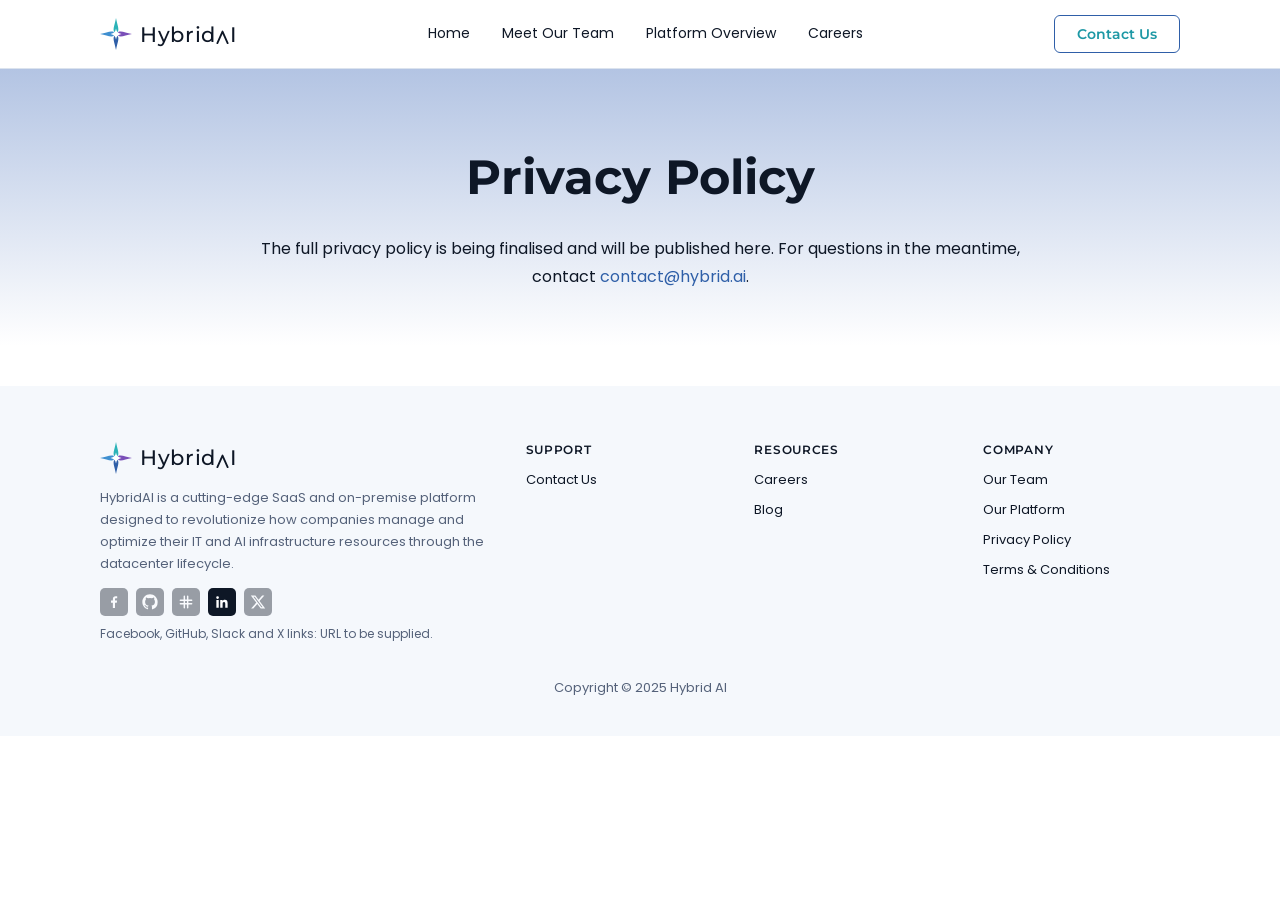
<file: privacy.html>
<!doctype html><html lang="en"><head><meta charset="utf-8"><meta name="viewport" content="width=device-width,initial-scale=1">
<title>Privacy Policy · HybridAI</title><meta name="description" content="HybridAI privacy policy.">
<link rel="preconnect" href="https://fonts.googleapis.com"><link href="https://fonts.googleapis.com/css2?family=Montserrat:wght@400;500;600;700&family=Poppins:wght@400;500&display=swap" rel="stylesheet">
<link rel="stylesheet" href="assets/style.css"></head><body><a class="skip" href="#main">Skip to content</a>
<header><div class="wrap nav"><a class="logo" href="index.html"><svg width="32" height="32" viewBox="0 0 32 32" aria-hidden="true"><path d="M16 0c1.400 8 4.600 12.600 0 16C11.400 12.600 14.600 8 16 0z" fill="#2bb3b8"/><path d="M32 16c-8 1.400-12.600 4.600-16 0 3.400-4.600 8-1.400 16 0z" fill="#7a4fb8"/><path d="M16 32c-1.400-8-4.600-12.600 0-16 4.600 3.400 1.400 8 0 16z" fill="#2f5fa8"/><path d="M0 16c8-1.400 12.600-4.600 16 0-3.400 4.600-8 1.400-16 0z" fill="#3f8fd0"/><path fill="#fff" d="M16 10.500c.6 3.300 2.200 4.900 5.500 5.500-3.300.6-4.900 2.200-5.500 5.500-.6-3.300-2.200-4.900-5.500-5.500 3.300-.6 4.900-2.200 5.500-5.500z"/></svg><span class="wm" aria-label="HybridAI">Hybrid<svg class="lam" viewBox="0 0 14 15" aria-hidden="true"><path d="M1.500 14 7 1.500 12.500 14" fill="none" stroke="currentColor" stroke-width="2" stroke-linecap="round" stroke-linejoin="round"/></svg>I</span></a>
<button class="menu" aria-label="Menu" aria-expanded="false">☰</button><nav aria-label="Main"><ul><li><a href="index.html">Home</a></li><li><a href="team.html">Meet Our Team</a></li><li><a href="platform.html">Platform Overview</a></li><li><a href="careers.html">Careers</a></li><li class="mob"><a class="btn fill" href="contact.html#contact-form">Contact Us</a></li></ul></nav><a class="btn out" href="contact.html#contact-form">Contact Us</a></div></header>
<main id="main"><section class="band"><div class="wrap"><h1>Privacy Policy</h1><p>The full privacy policy is being finalised and will be published here. For questions in the meantime, contact <a href="mailto:contact@hybrid.ai" style="color:var(--blue)">contact@hybrid.ai</a>.</p></div></section></main>
<footer><div class="wrap"><div class="fgrid"><div><a class="logo" href="index.html"><svg width="32" height="32" viewBox="0 0 32 32" aria-hidden="true"><path d="M16 0c1.400 8 4.600 12.600 0 16C11.400 12.600 14.600 8 16 0z" fill="#2bb3b8"/><path d="M32 16c-8 1.400-12.600 4.600-16 0 3.400-4.600 8-1.400 16 0z" fill="#7a4fb8"/><path d="M16 32c-1.400-8-4.600-12.600 0-16 4.600 3.400 1.400 8 0 16z" fill="#2f5fa8"/><path d="M0 16c8-1.400 12.600-4.600 16 0-3.400 4.600-8 1.400-16 0z" fill="#3f8fd0"/><path fill="#fff" d="M16 10.500c.6 3.300 2.200 4.900 5.500 5.500-3.300.6-4.900 2.200-5.500 5.500-.6-3.300-2.200-4.900-5.500-5.500 3.300-.6 4.900-2.200 5.500-5.500z"/></svg><span class="wm" aria-label="HybridAI">Hybrid<svg class="lam" viewBox="0 0 14 15" aria-hidden="true"><path d="M1.500 14 7 1.500 12.500 14" fill="none" stroke="currentColor" stroke-width="2" stroke-linecap="round" stroke-linejoin="round"/></svg>I</span></a><p>HybridAI is a cutting-edge SaaS and on-premise platform designed to revolutionize how companies manage and optimize their IT and AI infrastructure resources through the datacenter lifecycle.</p>
<div class="soc"><span class="ph" title="Facebook URL to be supplied" aria-label="Facebook (URL to be supplied)"><svg class="ico" viewBox="0 0 24 24" fill="currentColor" aria-hidden="true"><path d="M13.500 21v-8h2.700l.4-3.200h-3.100V7.800c0-.9.3-1.500 1.600-1.500h1.700V3.400c-.3 0-1.300-.1-2.400-.1-2.400 0-4.100 1.500-4.100 4.200v2.300H7.500V13h2.800v8z"/></svg></span><span class="ph" title="GitHub URL to be supplied" aria-label="GitHub (URL to be supplied)"><svg class="ico" viewBox="0 0 24 24" fill="currentColor" aria-hidden="true"><path d="M12 .5C5.650.5.500 5.650.500 12c0 5.080 3.290 9.390 7.860 10.910.58.100.79-.25.79-.56v-2c-3.200.7-3.870-1.370-3.870-1.370-.52-1.330-1.280-1.690-1.280-1.690-1.050-.71.080-.7.080-.7 1.160.08 1.770 1.190 1.770 1.190 1.030 1.770 2.700 1.260 3.360.96.1-.75.4-1.260.73-1.550-2.550-.29-5.240-1.280-5.240-5.690 0-1.260.45-2.280 1.190-3.090-.12-.29-.52-1.460.11-3.050 0 0 .97-.31 3.170 1.180a11 11 0 0 1 5.760 0c2.200-1.490 3.170-1.180 3.170-1.180.63 1.590.23 2.760.11 3.050.74.81 1.190 1.830 1.190 3.090 0 4.420-2.690 5.390-5.250 5.680.41.36.78 1.060.78 2.140v3.170c0 .31.21.67.8.56A11.500 11.500 0 0 0 23.500 12C23.500 5.650 18.350.5 12 .5z"/></svg></span><span class="ph" title="Slack URL to be supplied" aria-label="Slack (URL to be supplied)"><svg class="ico" viewBox="0 0 24 24" fill="currentColor" aria-hidden="true"><g fill="none" stroke="currentColor" stroke-width="2.200" stroke-linecap="round"><path d="M9.500 3.500v17M14.500 3.500v17M3.500 9.500h17M3.500 14.500h17"/></g></svg></span><a href="https://www.linkedin.com/company/hybridai-ai/" target="_blank" rel="noopener noreferrer" aria-label="HybridAI on LinkedIn"><svg class="ico" viewBox="0 0 24 24" fill="currentColor" aria-hidden="true"><path d="M20.450 20.450h-3.560v-5.570c0-1.330-.03-3.040-1.850-3.040-1.860 0-2.140 1.450-2.140 2.940v5.670H9.350V9h3.410v1.560h.05c.48-.9 1.640-1.850 3.370-1.850 3.600 0 4.270 2.370 4.270 5.460v6.280zM5.340 7.430a2.060 2.060 0 1 1 0-4.120 2.060 2.060 0 0 1 0 4.120zM7.120 20.450H3.560V9h3.560v11.450z"/></svg></a><span class="ph" title="X URL to be supplied" aria-label="X (URL to be supplied)"><svg class="ico" viewBox="0 0 24 24" fill="currentColor" aria-hidden="true"><path d="M18.244 2.250h3.308l-7.227 8.260 8.502 11.240H16.170l-5.214-6.817L4.990 21.750H1.680l7.730-8.835L1.254 2.250H8.080l4.713 6.231zm-1.161 17.520h1.833L7.084 4.126H5.117z"/></svg></span></div><p class="tbc-note">Facebook, GitHub, Slack and X links: URL to be supplied.</p></div>
<div><h4>SUPPORT</h4><ul><li><a href="contact.html#contact-form">Contact Us</a></li></ul></div>
<div><h4>RESOURCES</h4><ul><li><a href="careers.html">Careers</a></li><li><a href="blog.html">Blog</a></li></ul></div>
<div><h4>COMPANY</h4><ul><li><a href="team.html">Our Team</a></li><li><a href="platform.html">Our Platform</a></li><li><a href="privacy.html">Privacy Policy</a></li><li><a href="terms.html">Terms &amp; Conditions</a></li></ul></div></div>
<p class="copy">Copyright © 2025 Hybrid AI</p></div></footer><script src="assets/app.js"></script></body></html>
</file>
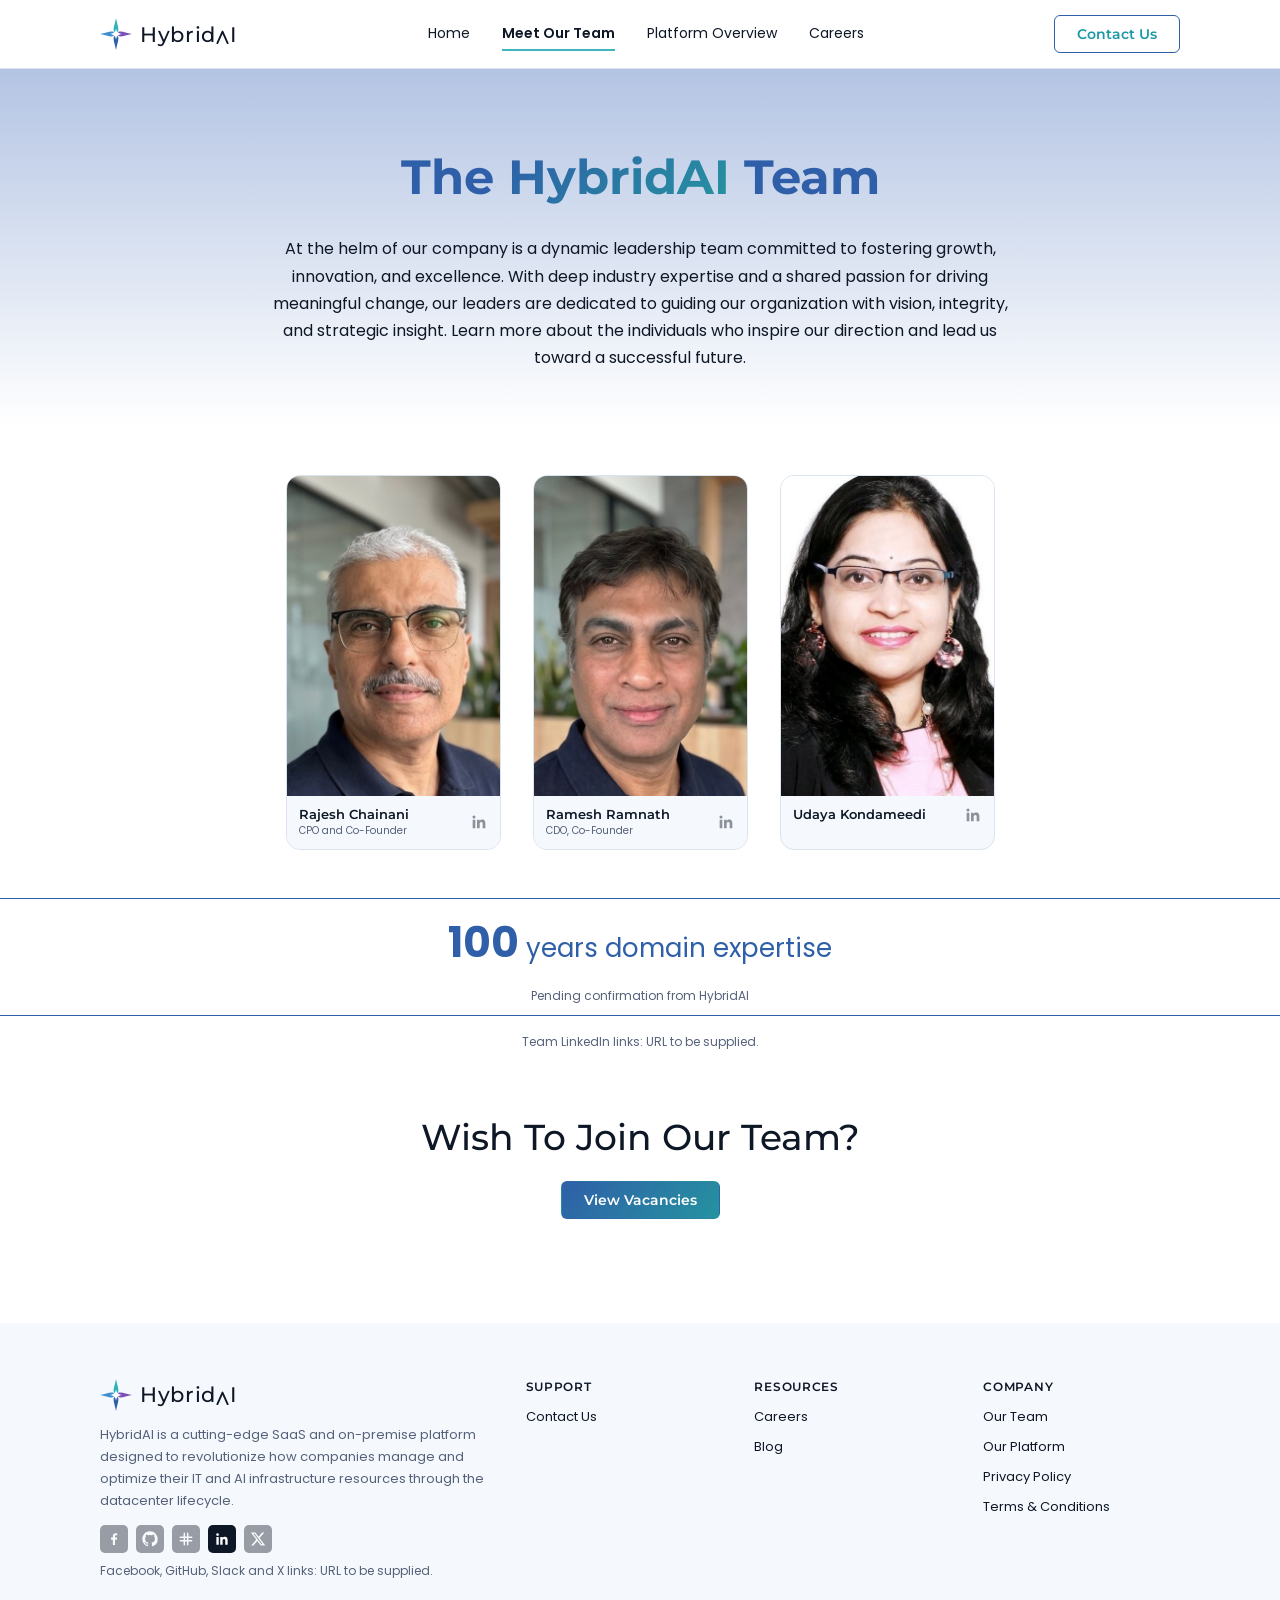
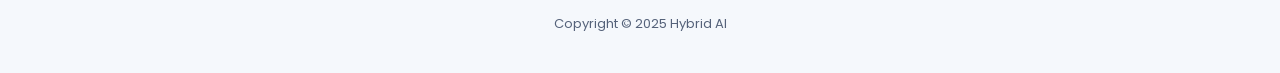
<file: team.html>
<!doctype html><html lang="en"><head><meta charset="utf-8"><meta name="viewport" content="width=device-width,initial-scale=1">
<title>Meet Our Team · HybridAI</title><meta name="description" content="The HybridAI leadership team.">
<link rel="preconnect" href="https://fonts.googleapis.com"><link href="https://fonts.googleapis.com/css2?family=Montserrat:wght@400;500;600;700&family=Poppins:wght@400;500&display=swap" rel="stylesheet">
<link rel="stylesheet" href="assets/style.css"></head><body><a class="skip" href="#main">Skip to content</a>
<header><div class="wrap nav"><a class="logo" href="index.html"><svg width="32" height="32" viewBox="0 0 32 32" aria-hidden="true"><path d="M16 0c1.400 8 4.600 12.600 0 16C11.400 12.600 14.600 8 16 0z" fill="#2bb3b8"/><path d="M32 16c-8 1.400-12.600 4.600-16 0 3.400-4.600 8-1.400 16 0z" fill="#7a4fb8"/><path d="M16 32c-1.400-8-4.600-12.600 0-16 4.600 3.400 1.400 8 0 16z" fill="#2f5fa8"/><path d="M0 16c8-1.400 12.600-4.600 16 0-3.400 4.600-8 1.400-16 0z" fill="#3f8fd0"/><path fill="#fff" d="M16 10.500c.6 3.300 2.200 4.900 5.500 5.500-3.300.6-4.900 2.200-5.500 5.500-.6-3.300-2.200-4.900-5.500-5.500 3.300-.6 4.900-2.200 5.500-5.500z"/></svg><span class="wm" aria-label="HybridAI">Hybrid<svg class="lam" viewBox="0 0 14 15" aria-hidden="true"><path d="M1.500 14 7 1.500 12.500 14" fill="none" stroke="currentColor" stroke-width="2" stroke-linecap="round" stroke-linejoin="round"/></svg>I</span></a>
<button class="menu" aria-label="Menu" aria-expanded="false">☰</button><nav aria-label="Main"><ul><li><a href="index.html">Home</a></li><li><a href="team.html" aria-current=page>Meet Our Team</a></li><li><a href="platform.html">Platform Overview</a></li><li><a href="careers.html">Careers</a></li><li class="mob"><a class="btn fill" href="contact.html#contact-form">Contact Us</a></li></ul></nav><a class="btn out" href="contact.html#contact-form">Contact Us</a></div></header>
<main id="main"><section class="band"><div class="wrap"><h1 class="teamh">The <span class="grad">HybridAI</span> Team</h1><p>At the helm of our company is a dynamic leadership team committed to fostering growth, innovation, and excellence. With deep industry expertise and a shared passion for driving meaningful change, our leaders are dedicated to guiding our organization with vision, integrity, and strategic insight. Learn more about the individuals who inspire our direction and lead us toward a successful future.</p></div></section>
<div class="wrap"><div class="team"><div class="card reveal"><img src="assets/rajesh.jpg" alt="Portrait of Rajesh Chainani" width="432" height="648" loading="lazy"><div><span>Rajesh Chainani<small>CPO and Co-Founder</small></span><span class="ph" title="LinkedIn URL to be supplied" aria-label="Rajesh Chainani LinkedIn (URL to be supplied)"><svg class="li-ico" viewBox="0 0 24 24" fill="currentColor" aria-hidden="true"><path d="M20.450 20.450h-3.560v-5.570c0-1.330-.03-3.040-1.850-3.040-1.860 0-2.140 1.450-2.140 2.940v5.670H9.350V9h3.410v1.560h.05c.48-.9 1.640-1.850 3.370-1.850 3.600 0 4.270 2.370 4.270 5.460v6.280zM5.340 7.430a2.060 2.060 0 1 1 0-4.120 2.060 2.060 0 0 1 0 4.120zM7.120 20.450H3.560V9h3.560v11.450z"/></svg></span></div></div><div class="card reveal"><img src="assets/ramesh.jpg" alt="Portrait of Ramesh Ramnath" width="432" height="648" loading="lazy"><div><span>Ramesh Ramnath<small>CDO, Co-Founder</small></span><span class="ph" title="LinkedIn URL to be supplied" aria-label="Ramesh Ramnath LinkedIn (URL to be supplied)"><svg class="li-ico" viewBox="0 0 24 24" fill="currentColor" aria-hidden="true"><path d="M20.450 20.450h-3.560v-5.570c0-1.330-.03-3.040-1.850-3.040-1.860 0-2.140 1.450-2.140 2.940v5.670H9.350V9h3.410v1.560h.05c.48-.9 1.640-1.850 3.370-1.850 3.600 0 4.270 2.370 4.270 5.460v6.280zM5.340 7.430a2.060 2.060 0 1 1 0-4.120 2.060 2.060 0 0 1 0 4.120zM7.120 20.450H3.560V9h3.560v11.450z"/></svg></span></div></div><div class="card reveal"><img src="assets/udaya.jpg" alt="Portrait of Udaya Kondameedi" width="432" height="648" loading="lazy"><div><span>Udaya Kondameedi</span><span class="ph" title="LinkedIn URL to be supplied" aria-label="Udaya Kondameedi LinkedIn (URL to be supplied)"><svg class="li-ico" viewBox="0 0 24 24" fill="currentColor" aria-hidden="true"><path d="M20.450 20.450h-3.560v-5.570c0-1.330-.03-3.040-1.850-3.040-1.860 0-2.140 1.450-2.140 2.940v5.670H9.350V9h3.410v1.560h.05c.48-.9 1.640-1.850 3.370-1.850 3.600 0 4.270 2.370 4.270 5.460v6.280zM5.340 7.430a2.060 2.060 0 1 1 0-4.120 2.060 2.060 0 0 1 0 4.120zM7.120 20.450H3.560V9h3.560v11.450z"/></svg></span></div></div></div></div><div class="stat"><b>100</b> years domain expertise<small class="tbc-note" style="display:block">Pending confirmation from HybridAI</small></div>
<p class="tbc-note" style="text-align:center;margin-top:16px">Team LinkedIn links: URL to be supplied.</p>
<div class="wrap"><section class="s"><h2 style="font-weight:500">Wish To Join Our Team?</h2><a class="btn fill" href="careers.html">View Vacancies</a></section></div></main>
<footer><div class="wrap"><div class="fgrid"><div><a class="logo" href="index.html"><svg width="32" height="32" viewBox="0 0 32 32" aria-hidden="true"><path d="M16 0c1.400 8 4.600 12.600 0 16C11.400 12.600 14.600 8 16 0z" fill="#2bb3b8"/><path d="M32 16c-8 1.400-12.600 4.600-16 0 3.400-4.600 8-1.400 16 0z" fill="#7a4fb8"/><path d="M16 32c-1.400-8-4.600-12.600 0-16 4.600 3.400 1.400 8 0 16z" fill="#2f5fa8"/><path d="M0 16c8-1.400 12.600-4.600 16 0-3.400 4.600-8 1.400-16 0z" fill="#3f8fd0"/><path fill="#fff" d="M16 10.500c.6 3.300 2.200 4.900 5.500 5.500-3.300.6-4.900 2.200-5.500 5.500-.6-3.300-2.200-4.900-5.500-5.500 3.300-.6 4.900-2.200 5.500-5.500z"/></svg><span class="wm" aria-label="HybridAI">Hybrid<svg class="lam" viewBox="0 0 14 15" aria-hidden="true"><path d="M1.500 14 7 1.500 12.500 14" fill="none" stroke="currentColor" stroke-width="2" stroke-linecap="round" stroke-linejoin="round"/></svg>I</span></a><p>HybridAI is a cutting-edge SaaS and on-premise platform designed to revolutionize how companies manage and optimize their IT and AI infrastructure resources through the datacenter lifecycle.</p>
<div class="soc"><span class="ph" title="Facebook URL to be supplied" aria-label="Facebook (URL to be supplied)"><svg class="ico" viewBox="0 0 24 24" fill="currentColor" aria-hidden="true"><path d="M13.500 21v-8h2.700l.4-3.200h-3.100V7.800c0-.9.3-1.500 1.600-1.500h1.700V3.400c-.3 0-1.300-.1-2.400-.1-2.400 0-4.100 1.500-4.100 4.200v2.300H7.500V13h2.800v8z"/></svg></span><span class="ph" title="GitHub URL to be supplied" aria-label="GitHub (URL to be supplied)"><svg class="ico" viewBox="0 0 24 24" fill="currentColor" aria-hidden="true"><path d="M12 .5C5.650.5.500 5.650.500 12c0 5.080 3.290 9.390 7.860 10.910.58.100.79-.25.79-.56v-2c-3.200.7-3.870-1.370-3.870-1.370-.52-1.330-1.280-1.690-1.280-1.690-1.050-.71.080-.7.080-.7 1.160.08 1.770 1.190 1.770 1.190 1.030 1.770 2.700 1.260 3.360.96.1-.75.4-1.260.73-1.550-2.550-.29-5.240-1.280-5.240-5.690 0-1.260.45-2.280 1.190-3.090-.12-.29-.52-1.460.11-3.050 0 0 .97-.31 3.170 1.180a11 11 0 0 1 5.760 0c2.200-1.490 3.170-1.180 3.170-1.180.63 1.590.23 2.760.11 3.050.74.81 1.190 1.830 1.190 3.090 0 4.420-2.690 5.390-5.250 5.680.41.36.78 1.060.78 2.140v3.170c0 .31.21.67.8.56A11.500 11.500 0 0 0 23.500 12C23.500 5.650 18.350.5 12 .5z"/></svg></span><span class="ph" title="Slack URL to be supplied" aria-label="Slack (URL to be supplied)"><svg class="ico" viewBox="0 0 24 24" fill="currentColor" aria-hidden="true"><g fill="none" stroke="currentColor" stroke-width="2.200" stroke-linecap="round"><path d="M9.500 3.500v17M14.500 3.500v17M3.500 9.500h17M3.500 14.500h17"/></g></svg></span><a href="https://www.linkedin.com/company/hybridai-ai/" target="_blank" rel="noopener noreferrer" aria-label="HybridAI on LinkedIn"><svg class="ico" viewBox="0 0 24 24" fill="currentColor" aria-hidden="true"><path d="M20.450 20.450h-3.560v-5.570c0-1.330-.03-3.040-1.850-3.040-1.860 0-2.140 1.450-2.140 2.940v5.670H9.350V9h3.410v1.560h.05c.48-.9 1.640-1.850 3.370-1.850 3.600 0 4.270 2.370 4.270 5.460v6.280zM5.340 7.430a2.060 2.060 0 1 1 0-4.120 2.060 2.060 0 0 1 0 4.120zM7.120 20.450H3.560V9h3.560v11.450z"/></svg></a><span class="ph" title="X URL to be supplied" aria-label="X (URL to be supplied)"><svg class="ico" viewBox="0 0 24 24" fill="currentColor" aria-hidden="true"><path d="M18.244 2.250h3.308l-7.227 8.260 8.502 11.240H16.170l-5.214-6.817L4.990 21.750H1.680l7.730-8.835L1.254 2.250H8.080l4.713 6.231zm-1.161 17.520h1.833L7.084 4.126H5.117z"/></svg></span></div><p class="tbc-note">Facebook, GitHub, Slack and X links: URL to be supplied.</p></div>
<div><h4>SUPPORT</h4><ul><li><a href="contact.html#contact-form">Contact Us</a></li></ul></div>
<div><h4>RESOURCES</h4><ul><li><a href="careers.html">Careers</a></li><li><a href="blog.html">Blog</a></li></ul></div>
<div><h4>COMPANY</h4><ul><li><a href="team.html">Our Team</a></li><li><a href="platform.html">Our Platform</a></li><li><a href="privacy.html">Privacy Policy</a></li><li><a href="terms.html">Terms &amp; Conditions</a></li></ul></div></div>
<p class="copy">Copyright © 2025 Hybrid AI</p></div></footer><script src="assets/app.js"></script></body></html>
</file>
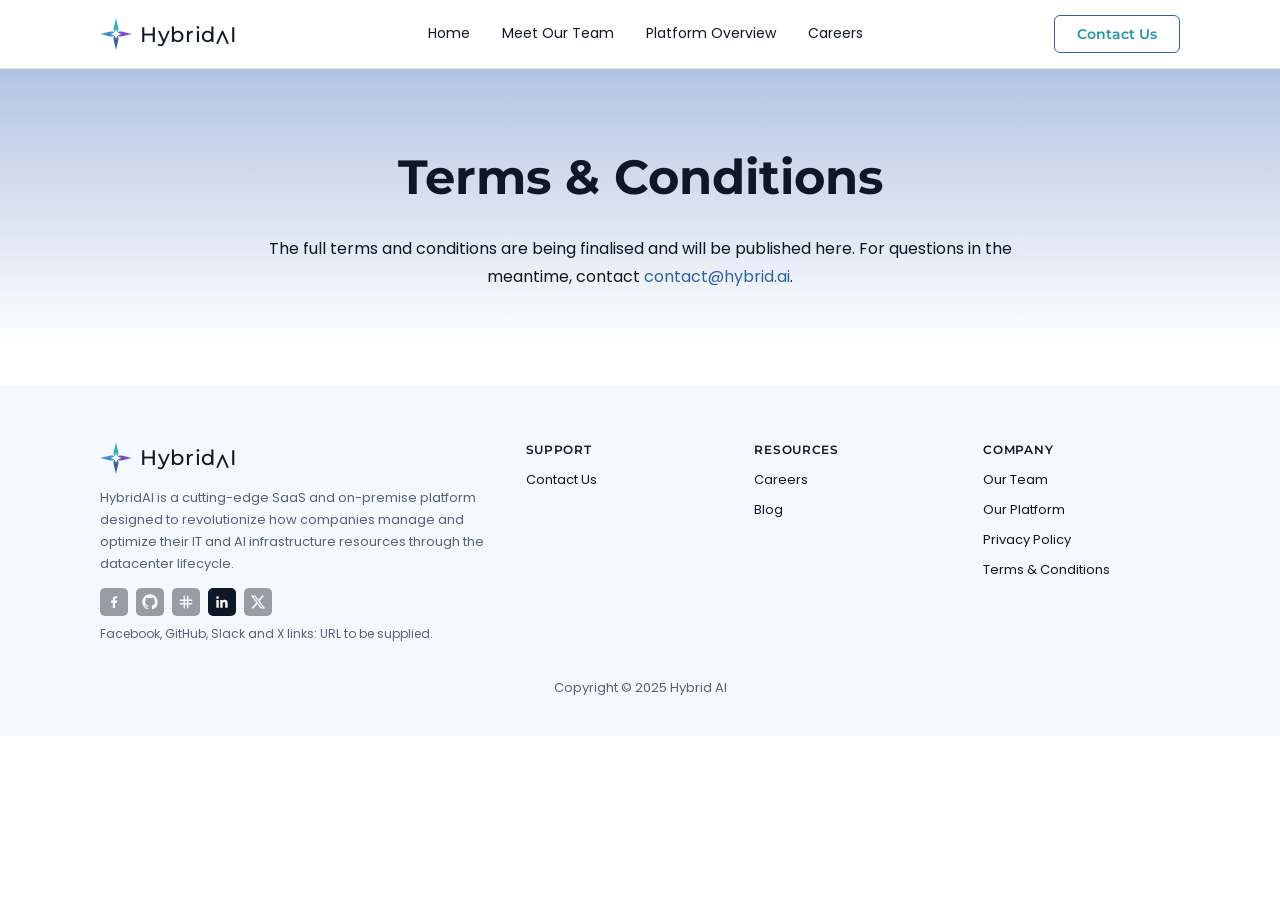
<file: terms.html>
<!doctype html><html lang="en"><head><meta charset="utf-8"><meta name="viewport" content="width=device-width,initial-scale=1">
<title>Terms &amp; Conditions · HybridAI</title><meta name="description" content="HybridAI terms and conditions.">
<link rel="preconnect" href="https://fonts.googleapis.com"><link href="https://fonts.googleapis.com/css2?family=Montserrat:wght@400;500;600;700&family=Poppins:wght@400;500&display=swap" rel="stylesheet">
<link rel="stylesheet" href="assets/style.css"></head><body><a class="skip" href="#main">Skip to content</a>
<header><div class="wrap nav"><a class="logo" href="index.html"><svg width="32" height="32" viewBox="0 0 32 32" aria-hidden="true"><path d="M16 0c1.400 8 4.600 12.600 0 16C11.400 12.600 14.600 8 16 0z" fill="#2bb3b8"/><path d="M32 16c-8 1.400-12.600 4.600-16 0 3.400-4.600 8-1.400 16 0z" fill="#7a4fb8"/><path d="M16 32c-1.400-8-4.600-12.600 0-16 4.600 3.400 1.400 8 0 16z" fill="#2f5fa8"/><path d="M0 16c8-1.400 12.600-4.600 16 0-3.400 4.600-8 1.400-16 0z" fill="#3f8fd0"/><path fill="#fff" d="M16 10.500c.6 3.300 2.200 4.900 5.500 5.500-3.300.6-4.900 2.200-5.500 5.500-.6-3.300-2.200-4.900-5.500-5.500 3.300-.6 4.900-2.200 5.500-5.500z"/></svg><span class="wm" aria-label="HybridAI">Hybrid<svg class="lam" viewBox="0 0 14 15" aria-hidden="true"><path d="M1.500 14 7 1.500 12.500 14" fill="none" stroke="currentColor" stroke-width="2" stroke-linecap="round" stroke-linejoin="round"/></svg>I</span></a>
<button class="menu" aria-label="Menu" aria-expanded="false">☰</button><nav aria-label="Main"><ul><li><a href="index.html">Home</a></li><li><a href="team.html">Meet Our Team</a></li><li><a href="platform.html">Platform Overview</a></li><li><a href="careers.html">Careers</a></li><li class="mob"><a class="btn fill" href="contact.html#contact-form">Contact Us</a></li></ul></nav><a class="btn out" href="contact.html#contact-form">Contact Us</a></div></header>
<main id="main"><section class="band"><div class="wrap"><h1>Terms &amp; Conditions</h1><p>The full terms and conditions are being finalised and will be published here. For questions in the meantime, contact <a href="mailto:contact@hybrid.ai" style="color:var(--blue)">contact@hybrid.ai</a>.</p></div></section></main>
<footer><div class="wrap"><div class="fgrid"><div><a class="logo" href="index.html"><svg width="32" height="32" viewBox="0 0 32 32" aria-hidden="true"><path d="M16 0c1.400 8 4.600 12.600 0 16C11.400 12.600 14.600 8 16 0z" fill="#2bb3b8"/><path d="M32 16c-8 1.400-12.600 4.600-16 0 3.400-4.600 8-1.400 16 0z" fill="#7a4fb8"/><path d="M16 32c-1.400-8-4.600-12.600 0-16 4.600 3.400 1.400 8 0 16z" fill="#2f5fa8"/><path d="M0 16c8-1.400 12.600-4.600 16 0-3.400 4.600-8 1.400-16 0z" fill="#3f8fd0"/><path fill="#fff" d="M16 10.500c.6 3.300 2.200 4.900 5.500 5.500-3.300.6-4.900 2.200-5.500 5.500-.6-3.300-2.200-4.900-5.500-5.500 3.300-.6 4.900-2.200 5.500-5.500z"/></svg><span class="wm" aria-label="HybridAI">Hybrid<svg class="lam" viewBox="0 0 14 15" aria-hidden="true"><path d="M1.500 14 7 1.500 12.500 14" fill="none" stroke="currentColor" stroke-width="2" stroke-linecap="round" stroke-linejoin="round"/></svg>I</span></a><p>HybridAI is a cutting-edge SaaS and on-premise platform designed to revolutionize how companies manage and optimize their IT and AI infrastructure resources through the datacenter lifecycle.</p>
<div class="soc"><span class="ph" title="Facebook URL to be supplied" aria-label="Facebook (URL to be supplied)"><svg class="ico" viewBox="0 0 24 24" fill="currentColor" aria-hidden="true"><path d="M13.500 21v-8h2.700l.4-3.200h-3.100V7.800c0-.9.3-1.500 1.600-1.500h1.700V3.400c-.3 0-1.300-.1-2.400-.1-2.400 0-4.100 1.500-4.100 4.200v2.300H7.500V13h2.800v8z"/></svg></span><span class="ph" title="GitHub URL to be supplied" aria-label="GitHub (URL to be supplied)"><svg class="ico" viewBox="0 0 24 24" fill="currentColor" aria-hidden="true"><path d="M12 .5C5.650.5.500 5.650.500 12c0 5.080 3.290 9.390 7.860 10.910.58.100.79-.25.79-.56v-2c-3.200.7-3.870-1.370-3.870-1.370-.52-1.330-1.280-1.690-1.280-1.690-1.050-.71.080-.7.080-.7 1.160.08 1.770 1.190 1.770 1.190 1.030 1.770 2.700 1.260 3.360.96.1-.75.4-1.260.73-1.550-2.550-.29-5.240-1.280-5.240-5.690 0-1.260.45-2.280 1.190-3.090-.12-.29-.52-1.460.11-3.050 0 0 .97-.31 3.170 1.180a11 11 0 0 1 5.760 0c2.200-1.490 3.170-1.180 3.170-1.180.63 1.590.23 2.760.11 3.050.74.81 1.190 1.830 1.190 3.090 0 4.420-2.690 5.390-5.250 5.680.41.36.78 1.060.78 2.140v3.170c0 .31.21.67.8.56A11.500 11.500 0 0 0 23.500 12C23.500 5.650 18.350.5 12 .5z"/></svg></span><span class="ph" title="Slack URL to be supplied" aria-label="Slack (URL to be supplied)"><svg class="ico" viewBox="0 0 24 24" fill="currentColor" aria-hidden="true"><g fill="none" stroke="currentColor" stroke-width="2.200" stroke-linecap="round"><path d="M9.500 3.500v17M14.500 3.500v17M3.500 9.500h17M3.500 14.500h17"/></g></svg></span><a href="https://www.linkedin.com/company/hybridai-ai/" target="_blank" rel="noopener noreferrer" aria-label="HybridAI on LinkedIn"><svg class="ico" viewBox="0 0 24 24" fill="currentColor" aria-hidden="true"><path d="M20.450 20.450h-3.560v-5.570c0-1.330-.03-3.040-1.850-3.040-1.860 0-2.140 1.450-2.140 2.940v5.670H9.350V9h3.410v1.560h.05c.48-.9 1.640-1.850 3.370-1.850 3.600 0 4.270 2.370 4.270 5.460v6.280zM5.340 7.430a2.060 2.060 0 1 1 0-4.120 2.060 2.060 0 0 1 0 4.120zM7.120 20.450H3.560V9h3.560v11.450z"/></svg></a><span class="ph" title="X URL to be supplied" aria-label="X (URL to be supplied)"><svg class="ico" viewBox="0 0 24 24" fill="currentColor" aria-hidden="true"><path d="M18.244 2.250h3.308l-7.227 8.260 8.502 11.240H16.170l-5.214-6.817L4.990 21.750H1.680l7.730-8.835L1.254 2.250H8.080l4.713 6.231zm-1.161 17.520h1.833L7.084 4.126H5.117z"/></svg></span></div><p class="tbc-note">Facebook, GitHub, Slack and X links: URL to be supplied.</p></div>
<div><h4>SUPPORT</h4><ul><li><a href="contact.html#contact-form">Contact Us</a></li></ul></div>
<div><h4>RESOURCES</h4><ul><li><a href="careers.html">Careers</a></li><li><a href="blog.html">Blog</a></li></ul></div>
<div><h4>COMPANY</h4><ul><li><a href="team.html">Our Team</a></li><li><a href="platform.html">Our Platform</a></li><li><a href="privacy.html">Privacy Policy</a></li><li><a href="terms.html">Terms &amp; Conditions</a></li></ul></div></div>
<p class="copy">Copyright © 2025 Hybrid AI</p></div></footer><script src="assets/app.js"></script></body></html>
</file>
<file: assets/style.css>
:root{--blue:#2f5fa8;--teal:#3fb5c0;--grad:linear-gradient(135deg,#2f5fa8,#2593a0);--ink:#0e1726;--muted:#55627a;--bg:#fff;--soft:#f5f8fc;--line:#dbe3ee;--r:10px}
@media(prefers-color-scheme:dark){:root{--ink:#eef3fb;--muted:#a3b0c5;--bg:#0b1220;--soft:#111a2c;--line:#24324a}}
*{box-sizing:border-box}html{scroll-behavior:smooth}
body{margin:0;font:400 16px/1.7 "Poppins",system-ui,sans-serif;color:var(--ink);background:var(--bg)}
h1,h2,h3{font-family:"Montserrat",system-ui,sans-serif;line-height:1.2;margin:0 0 .6em}
a{color:inherit;text-decoration:none}img,svg{max-width:100%}
.wrap{width:min(1080px,100% - 40px);margin-inline:auto}
.skip{position:absolute;left:-999px}.skip:focus{left:8px;top:8px;background:#fff;color:#000;padding:8px;z-index:99}
header{position:sticky;top:0;z-index:50;background:color-mix(in srgb,var(--bg) 88%,transparent);backdrop-filter:blur(12px);border-bottom:1px solid var(--line)}
.nav{display:flex;align-items:center;justify-content:space-between;height:68px;gap:16px}
.logo{display:flex;align-items:center;gap:8px}.wm{font:500 21px/1 "Montserrat",sans-serif;letter-spacing:.03em;display:inline-flex;align-items:flex-end;color:var(--ink)}.lam{width:.62em;height:.68em;margin:0 .02em .02em}
nav ul{display:flex;gap:32px;list-style:none;margin:0;padding:0;font-size:14px}
nav a{padding:6px 0;border-bottom:2px solid transparent;transition:.2s}
nav a:hover{color:var(--teal)}nav a[aria-current=page]{font-weight:600;border-color:var(--teal)}
.btn{display:inline-block;border:1.5px solid var(--blue);border-radius:6px;padding:9px 22px;font:600 14px "Montserrat";cursor:pointer;transition:.2s;color:var(--blue);background:transparent}
.btn:hover{transform:translateY(-2px);box-shadow:0 8px 20px rgba(47,95,168,.25)}
.btn.out{color:#1d98a5;border-color:var(--blue)}.btn.fill{display:inline-flex;align-items:center;gap:8px;background:var(--grad);color:#fff;border-color:transparent}
.btn.sm{padding:6px 16px;font-size:13px}
.mob{display:none}.menu{display:none;background:none;border:0;font-size:26px;color:var(--ink);cursor:pointer}
.hero{padding:96px 0 72px;text-align:center;position:relative}.hero h1{color:var(--ink)}.sp{position:absolute;color:var(--teal);pointer-events:none}.sp svg{width:100%;height:100%;display:block}.s1{width:14px;height:14px;left:6%;top:70px}.s2{width:8px;height:8px;left:12%;top:130px;opacity:.7}.s3{width:18px;height:18px;right:7%;top:64px}.s4{width:9px;height:9px;right:14%;top:150px;opacity:.7}.sparko{width:16px;height:16px}
.hero h1{font-size:clamp(28px,4.4vw,44px);font-weight:600;max-width:900px;margin-inline:auto}

.hero p{max-width:720px;margin:0 auto 32px;color:var(--muted)}
.hero .cta{display:flex;gap:16px;justify-content:center;flex-wrap:wrap}
.band{background:linear-gradient(#b3c4e3,var(--bg) 100%);padding:80px 0 56px;text-align:center}
.band h1{font-size:clamp(32px,5vw,48px)}.band p{max-width:760px;margin:0 auto;color:var(--ink)}
.grad{background:var(--grad);-webkit-background-clip:text;background-clip:text;color:transparent}
section.s{padding:64px 0;text-align:center}
.eyebrow{font-size:12px;color:var(--muted);letter-spacing:.1em;text-transform:uppercase;margin:0}
.s h2{font-size:clamp(26px,3.6vw,36px);font-weight:600}
.s p.lead{max-width:800px;margin:0 auto 28px;color:var(--muted)}
.grid{display:grid;gap:40px 48px;grid-template-columns:repeat(2,1fr);max-width:780px;margin:40px auto 0}
.feat{text-align:center}.feat svg{width:56px;height:56px;stroke:var(--blue);fill:none;stroke-width:1.5;stroke-linecap:round;stroke-linejoin:round;margin-bottom:12px}
.feat h3{font-size:18px;font-weight:500}.feat p{font-size:13.5px;color:var(--muted);margin:0}
.feat.full{grid-column:1/-1;max-width:380px;margin-inline:auto}
.reveal{opacity:0;transform:translateY(20px);transition:.7s cubic-bezier(.2,.7,.2,1)}.reveal.in{opacity:1;transform:none}
.tabs{display:flex;gap:12px;flex-wrap:wrap;margin:24px 0}.band+.wrap .tabs,.tabs.c{justify-content:center}
.tab{border:0;background:var(--soft);color:var(--ink);padding:10px 24px;border-radius:999px;font:600 14px "Montserrat";cursor:pointer;transition:.2s}
.tab:hover{background:var(--line)}.tab[aria-selected=true]{background:var(--grad);color:#fff}
.panel{display:none;grid-template-columns:1fr auto;gap:32px;align-items:center;border-top:1px solid var(--line);padding:24px 0 48px;text-align:left}
.panel.on{display:grid;animation:f .4s}@keyframes f{from{opacity:0;transform:translateY(8px)}}
.panel ul{padding-left:20px}.panel>svg{width:150px;height:150px}
.team{display:flex;flex-wrap:wrap;justify-content:center;gap:32px;margin:48px 0}
.card{width:215px;border-radius:14px;overflow:hidden;position:relative;background:#222;aspect-ratio:3/4;transition:.3s}.card:hover{transform:translateY(-6px)}.card img{width:100%;height:100%;object-fit:cover;display:block}.li-ico{width:18px;height:18px;color:var(--ink);display:block}.teamh{color:var(--blue)}.card div{position:absolute;left:8px;right:8px;bottom:8px;background:var(--bg);color:var(--ink);border-radius:8px;padding:6px 10px;font:600 13px/1.3 "Montserrat";text-align:left;display:flex;justify-content:space-between;align-items:center}
.card small{display:block;font:400 10px "Poppins";color:var(--muted)}
.stat{border-block:1px solid var(--blue);padding:8px;text-align:center;font-size:26px;color:var(--blue)}.stat b{font-size:42px}
.perks{display:grid;grid-template-columns:1fr 1fr;gap:12px}.perk{padding:16px;border-radius:8px;font-size:13px;text-align:left}
.perk h3{font-size:15px;margin:6px 0}.perk p{margin:0}
.p1{background:#dde3f0;color:#14203a}.p2{background:#d9f2f1;color:#0f2e30}.p3{background:#f7e1e4;color:#3a1419}.p4{background:#fcf3dc;color:#3a2e0f}
.about{display:grid;grid-template-columns:1fr 1.7fr;gap:32px;padding:48px 0;font-size:15px}
.job{border:1px solid var(--line);border-radius:8px;padding:16px;margin:16px 0;text-align:left}
.job header{all:unset;display:flex;justify-content:space-between;align-items:flex-start;gap:12px}
.job h3{font-size:16px;margin:0}.job small{color:var(--muted)}
.contact{display:grid;grid-template-columns:1fr 1fr;gap:56px;padding:72px 0}
.contact h1{font-size:44px}.contact li{list-style:none}
form{display:grid;grid-template-columns:1fr 1fr;gap:16px}form .w{grid-column:1/-1}
label{font:600 13px "Montserrat";display:block;margin-bottom:4px}label i{color:#e0446a}
input,select,textarea{width:100%;font:inherit;padding:10px 12px;border:1px solid var(--line);border-radius:6px;background:var(--bg);color:var(--ink)}
input:focus,select:focus,textarea:focus,.tab:focus-visible,a:focus-visible,button:focus-visible{outline:2px solid var(--teal);outline-offset:2px}
input:invalid:not(:placeholder-shown){border-color:#e0446a}
.ok{display:none;padding:12px;border-radius:6px;background:#d9f2f1;color:#0f2e30}
footer{background:var(--soft);padding:56px 0 24px;margin-top:40px;font-size:13px}
.fgrid{display:grid;grid-template-columns:2fr 1fr 1fr 1fr;gap:32px}
footer h4{font:600 12px "Montserrat";letter-spacing:.06em;margin:0 0 12px}footer ul{list-style:none;margin:0;padding:0}footer li{margin-bottom:8px}
footer a:hover{color:var(--teal)}footer p{color:var(--muted)}
.soc{display:flex;gap:8px}.soc a{width:28px;height:28px;background:var(--ink);color:var(--bg);display:grid;place-items:center;border-radius:5px;transition:.2s}.soc a:hover{background:var(--blue);color:#fff}.soc svg{width:16px;height:16px}.cl{padding:0;font-weight:500;margin-top:24px}.cl li{display:flex;gap:10px;align-items:center;margin-bottom:10px}.li{width:20px;height:20px;color:var(--ink);flex:none}
.copy{text-align:center;margin-top:32px;color:var(--muted)}
@media(max-width:800px){.menu{display:block}nav{position:absolute;top:68px;left:0;right:0;background:var(--bg);border-bottom:1px solid var(--line);display:none;padding:12px 20px}nav.open{display:block}nav ul{flex-direction:column;gap:12px}.nav>.btn{display:none}.mob{display:block}.mob .btn{display:flex;justify-content:center}.s1,.s3{display:none}
.grid,.contact,.about,.panel.on,.perks{grid-template-columns:1fr}.fgrid{grid-template-columns:1fr 1fr}.contact h1{font-size:34px}form{grid-template-columns:1fr}}
@media(prefers-reduced-motion:reduce){*{animation:none!important;transition:none!important}.reveal{opacity:1;transform:none}}

.ph{opacity:.4;cursor:not-allowed;width:28px;height:28px;display:grid;place-items:center;border-radius:5px;background:var(--ink);color:var(--bg)}
.card .ph{background:none;color:var(--ink);width:auto;height:auto;opacity:.45}
.tbc{font-size:11px;color:#b3541e;border:1px dashed currentColor;border-radius:4px;padding:0 6px;margin-left:6px;white-space:nowrap}
.tbc-note{font-size:12px;color:var(--muted);margin:8px 0 0}
.feat p{font-size:15px}
@media(max-width:800px){body{font-size:16px}.feat p,.perk,footer{font-size:16px}.panel>svg{width:110px;height:110px}}
/* team cards: label sits below the photo so it never covers a face */
.card{aspect-ratio:auto;background:var(--soft);border:1px solid var(--line);display:flex;flex-direction:column}
.card img{aspect-ratio:2/3;height:auto}
.card div{position:static;border-radius:0;background:var(--soft);padding:10px 12px}
</file>
